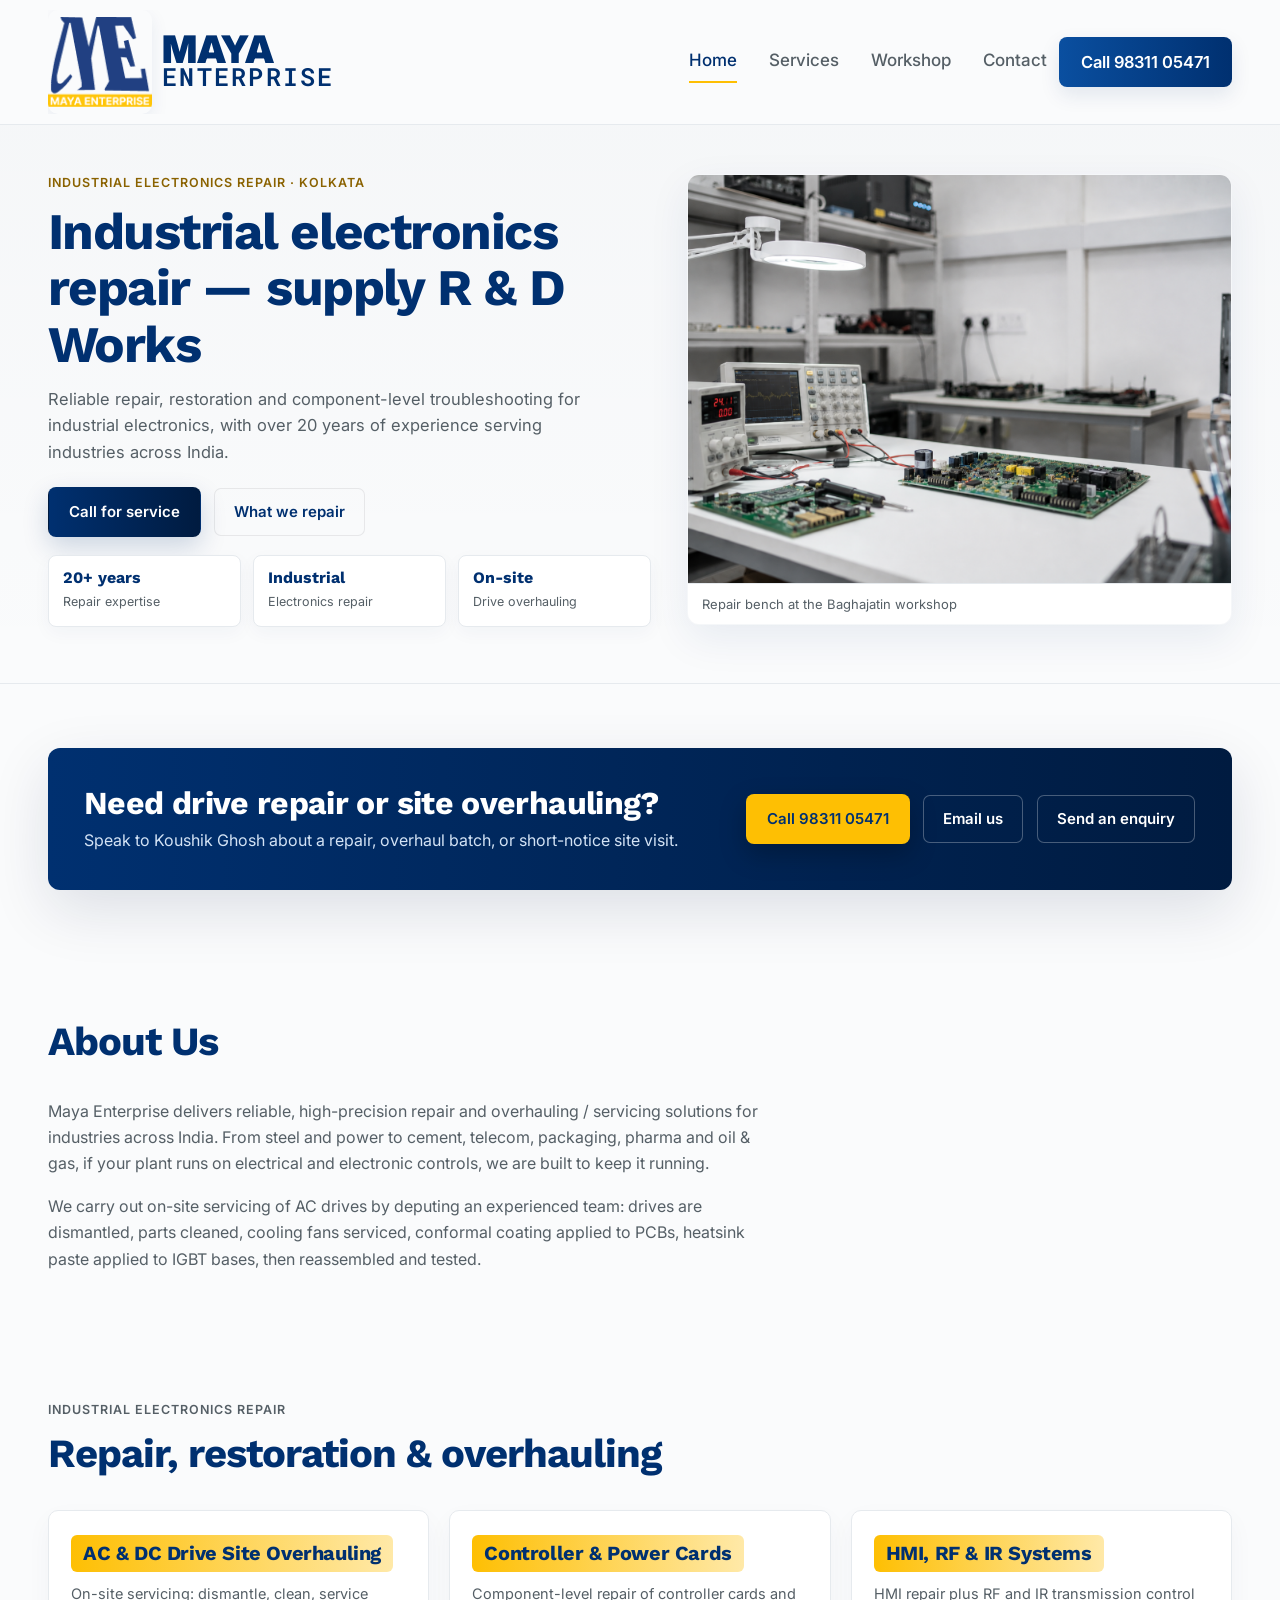
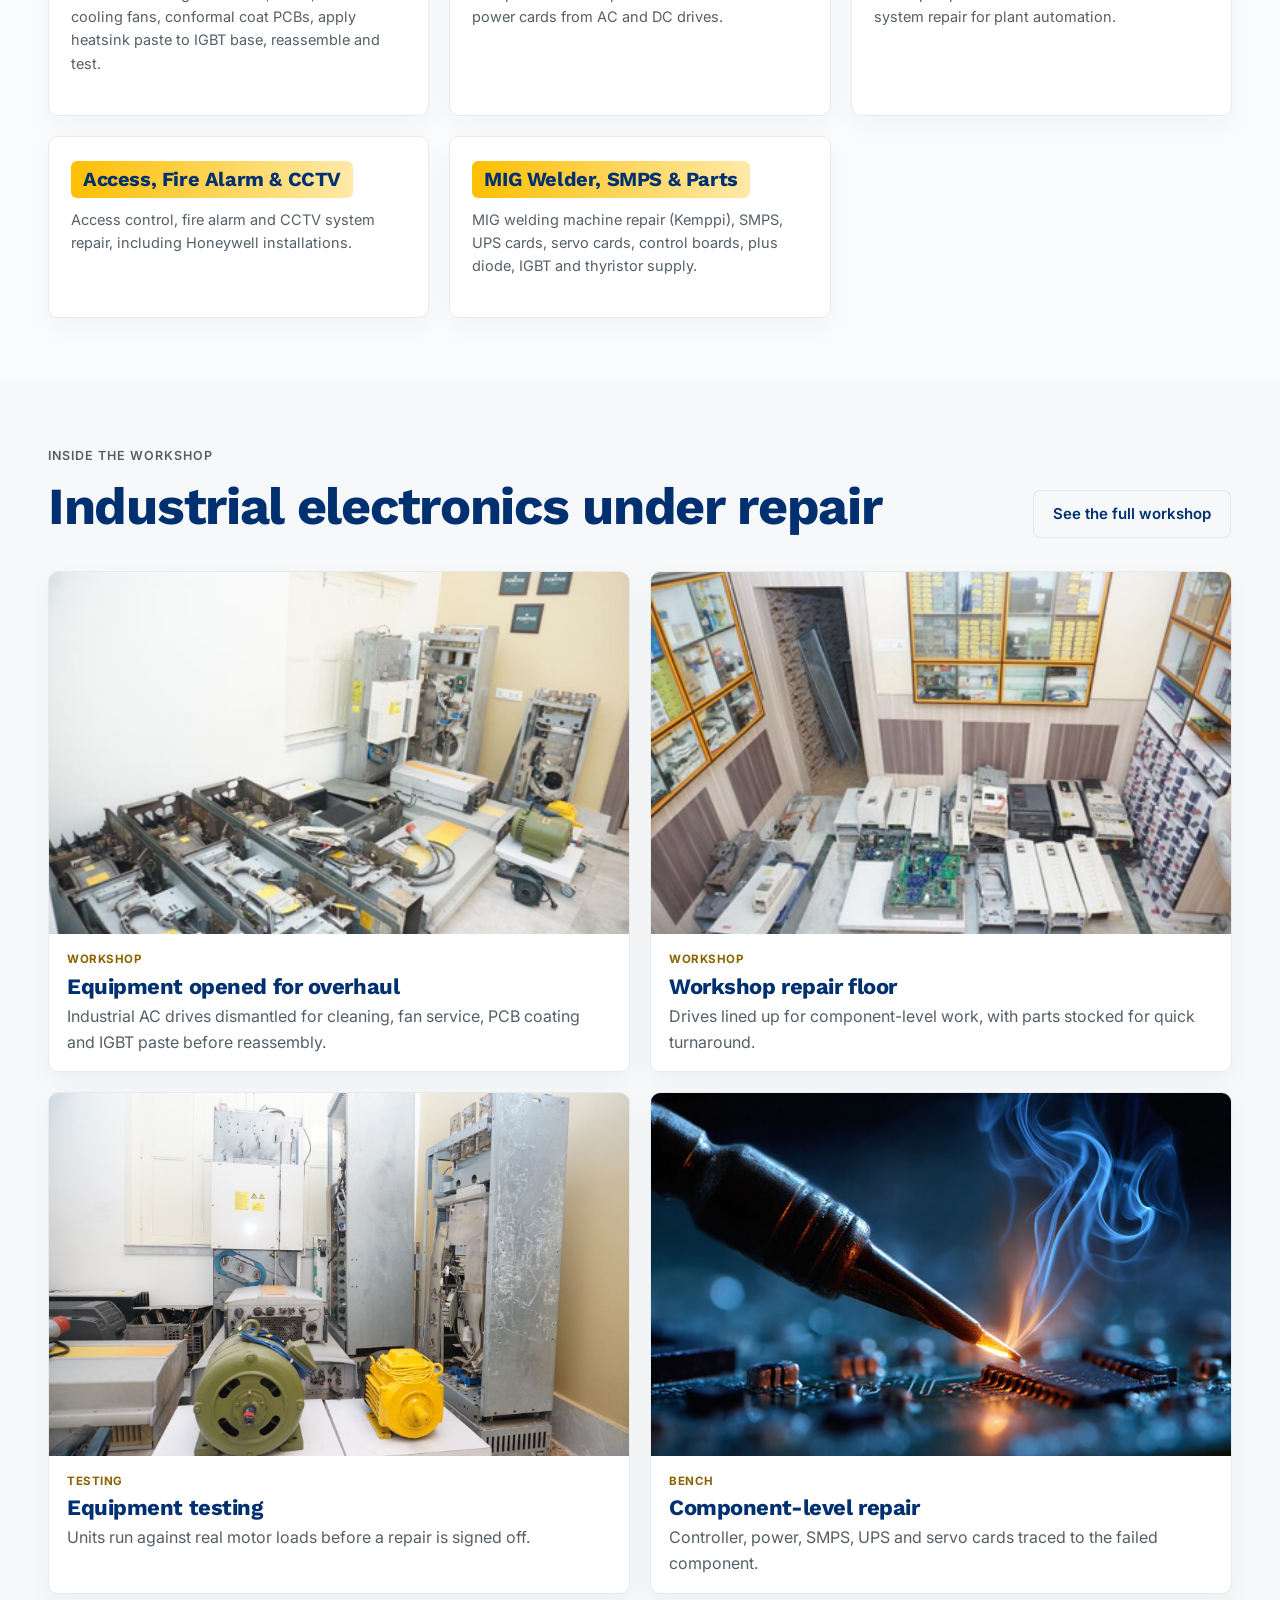
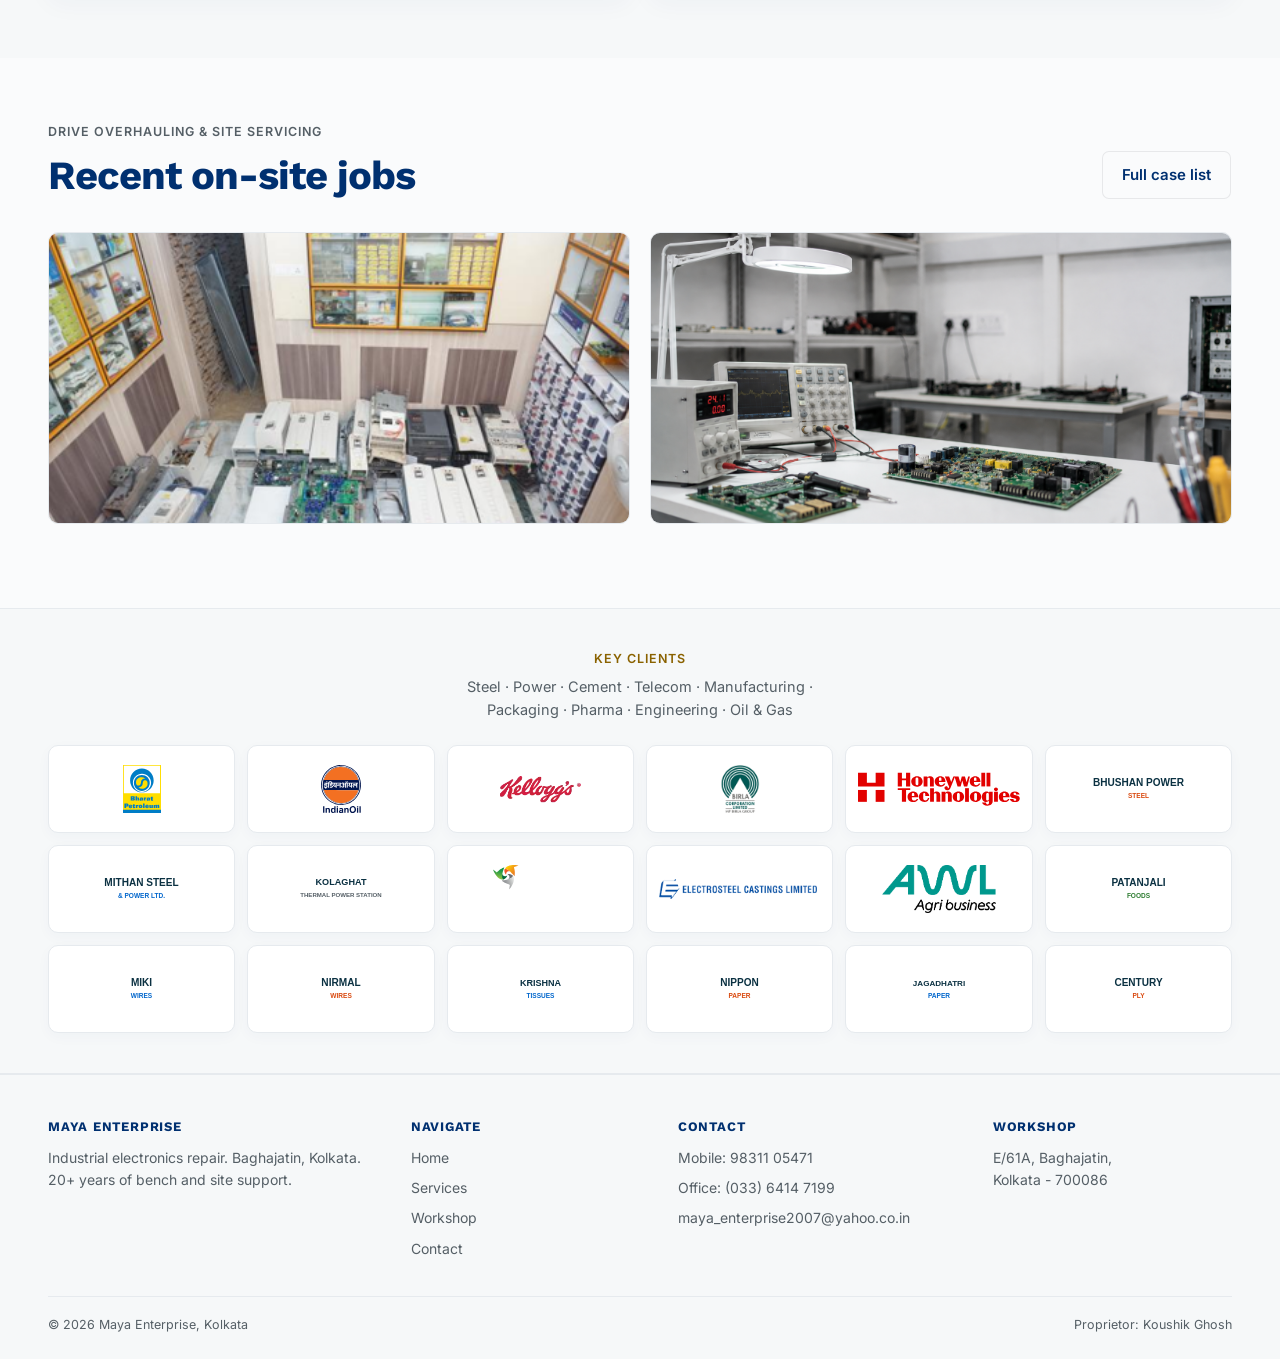
<file: index.html>
<!DOCTYPE html>
<html lang="en">
<head>
<meta charset="UTF-8">
<meta name="viewport" content="width=device-width, initial-scale=1.0">
<title>Maya Enterprise | Industrial Electronics Repair</title>
<meta name="description" content="Maya Enterprise, industrial electronics repair with 20+ years expertise. AC & DC drive repair, site overhauling and control card service across India.">
<link rel="preconnect" href="https://fonts.googleapis.com">
<link href="https://fonts.googleapis.com/css2?family=Work+Sans:wght@600;700&family=Inter:wght@400;500;600;900&family=Roboto+Mono:wght@600&display=swap" rel="stylesheet">
<link rel="stylesheet" href="assets/css/style.css">
</head>
<body>

<header class="site-header">
  <div class="wrap nav">
    <a href="index.html" class="brand">
      <span class="brand-mark"><img src="MAYA%20LOGO%20Vector.png" alt="Maya Enterprise logo"></span>
      <span class="brand-text"><span class="bt-maya">MAYA</span><span class="bt-ent">ENTERPRISE</span></span>
    </a>
    <nav class="nav-links">
      <a href="index.html" class="active">Home</a>
      <a href="services.html">Services</a>
      <a href="gallery.html">Workshop</a>
      <a href="contact.html">Contact</a>
    </nav>
    <div class="nav-actions">
      <a href="tel:+919831105471" class="nav-cta"><span class="cta-full">Call 98311 05471</span><span class="cta-short">Call</span></a>
      <button class="nav-toggle" type="button" aria-label="Toggle menu" aria-expanded="false">
        <span></span><span></span><span></span>
      </button>
    </div>
  </div>
</header>

<section class="hero">
  <div class="wrap hero-grid">
    <div class="hero-copy">
      <p class="eyebrow">Industrial Electronics Repair · Kolkata</p>
      <h1>Industrial electronics repair — supply R &amp; D Works</h1>
      <p class="lead">Reliable repair, restoration and component-level troubleshooting for industrial electronics, with over 20 years of experience serving industries across India.</p>
      <div class="btn-row">
        <a href="tel:+919831105471" class="btn btn-primary">Call for service</a>
        <a href="services.html" class="btn btn-outline">What we repair</a>
      </div>
      <div class="facts">
        <div class="fact"><b>20+ years</b><span>Repair expertise</span></div>
        <div class="fact"><b>Industrial</b><span>Electronics repair</span></div>
        <div class="fact"><b>On-site</b><span>Drive overhauling</span></div>
      </div>
    </div>
    <figure class="hero-photo">
      <img src="assets/img/repair-desk.png" alt="Repair bench with control cards under test at Maya Enterprise">
      <figcaption>Repair bench at the Baghajatin workshop</figcaption>
    </figure>
  </div>
</section>

<section>
  <div class="wrap">
    <div class="cta-banner">
      <div>
        <h3>Need drive repair or site overhauling?</h3>
        <p>Speak to Koushik Ghosh about a repair, overhaul batch, or short-notice site visit.</p>
      </div>
      <div class="btn-row">
        <a href="tel:+919831105471" class="btn btn-primary">Call 98311 05471</a>
        <a href="mailto:maya_enterprise2007@yahoo.co.in" class="btn btn-outline">Email us</a>
        <a href="contact.html" class="btn btn-outline">Send an enquiry</a>
      </div>
    </div>
  </div>
</section>

<section>
  <div class="wrap">
    <div class="section-head">
      <h2 class="about-title">About Us</h2>
    </div>
    <div class="about-intro">
      <p>Maya Enterprise delivers reliable, high-precision repair and overhauling / servicing solutions for industries across India. From steel and power to cement, telecom, packaging, pharma and oil &amp; gas, if your plant runs on electrical and electronic controls, we are built to keep it running.</p>
      <p>We carry out on-site servicing of AC drives by deputing an experienced team: drives are dismantled, parts cleaned, cooling fans serviced, conformal coating applied to PCBs, heatsink paste applied to IGBT bases, then reassembled and tested.</p>
    </div>
  </div>
</section>

<section>
  <div class="wrap">
    <div class="section-head">
      <div>
        <p class="eyebrow">Industrial electronics repair</p>
        <h2>Repair, restoration &amp; overhauling</h2>
      </div>
    </div>
    <div class="grid-3">
      <div class="card">
        <h3>AC &amp; DC Drive Site Overhauling</h3>
        <p>On-site servicing: dismantle, clean, service cooling fans, conformal coat PCBs, apply heatsink paste to IGBT base, reassemble and test.</p>
      </div>
      <div class="card">
        <h3>Controller &amp; Power Cards</h3>
        <p>Component-level repair of controller cards and power cards from AC and DC drives.</p>
      </div>
      <div class="card">
        <h3>HMI, RF &amp; IR Systems</h3>
        <p>HMI repair plus RF and IR transmission control system repair for plant automation.</p>
      </div>
      <div class="card">
        <h3>Access, Fire Alarm &amp; CCTV</h3>
        <p>Access control, fire alarm and CCTV system repair, including Honeywell installations.</p>
      </div>
      <div class="card">
        <h3>MIG Welder, SMPS &amp; Parts</h3>
        <p>MIG welding machine repair (Kemppi), SMPS, UPS cards, servo cards, control boards, plus diode, IGBT and thyristor supply.</p>
      </div>
    </div>
  </div>
</section>

<section class="section-soft workshop-section">
  <div class="wrap">
    <div class="section-head">
      <div>
        <p class="eyebrow">Inside the Workshop</p>
        <h2>Industrial electronics under repair</h2>
      </div>
      <a href="gallery.html" class="btn btn-outline">See the full workshop</a>
    </div>
    <div class="grid-2">
      <div class="photo-panel">
        <img src="assets/img/ac-drives-floor.png" alt="Multiple AC drives opened for repair on the workshop floor" loading="lazy">
        <div class="photo-cap">
          <span class="cap-id">Workshop</span>
          <h4>Equipment opened for overhaul</h4>
          <p>Industrial AC drives dismantled for cleaning, fan service, PCB coating and IGBT paste before reassembly.</p>
        </div>
      </div>
      <div class="photo-panel">
        <img src="assets/img/ac-drives-workshop.png" alt="Workshop floor with AC drives under repair and parts cabinets" loading="lazy">
        <div class="photo-cap">
          <span class="cap-id">Workshop</span>
          <h4>Workshop repair floor</h4>
          <p>Drives lined up for component-level work, with parts stocked for quick turnaround.</p>
        </div>
      </div>
      <div class="photo-panel">
        <img src="assets/img/drive-unit.jpg" alt="AC drives and motors on the workshop test floor" loading="lazy">
        <div class="photo-cap">
          <span class="cap-id">Testing</span>
          <h4>Equipment testing</h4>
          <p>Units run against real motor loads before a repair is signed off.</p>
        </div>
      </div>
      <div class="photo-panel">
        <img src="assets/img/electronics-repair.jpg" alt="Component-level soldering on a control card" loading="lazy">
        <div class="photo-cap">
          <span class="cap-id">Bench</span>
          <h4>Component-level repair</h4>
          <p>Controller, power, SMPS, UPS and servo cards traced to the failed component.</p>
        </div>
      </div>
    </div>
  </div>
</section>

<section>
  <div class="wrap">
    <div class="section-head">
      <div>
        <p class="eyebrow">Drive overhauling &amp; site servicing</p>
        <h2>Recent on-site jobs</h2>
      </div>
      <a href="services.html#case-studies" class="btn btn-outline">Full case list</a>
    </div>
    <div class="case-photo-grid">
      <div class="case-photo"><img src="assets/img/ac-drives-workshop.png" alt="Industrial equipment being repaired inside the Maya Enterprise workshop" loading="lazy"></div>
      <div class="case-photo"><img src="assets/img/repair-desk.png" alt="Control cards being tested during an on-site repair job" loading="lazy"></div>
    </div>
  </div>
</section>

<div class="client-strip">
  <div class="wrap">
    <div class="client-head">
      <p class="eyebrow">Key Clients</p>
      <p class="client-sub">Steel · Power · Cement · Telecom · Manufacturing · Packaging · Pharma · Engineering · Oil &amp; Gas</p>
    </div>
    <ul class="client-logos">
      <li><img src="assets/img/clients/bpcl.svg" alt="BPCL" loading="lazy"></li>
      <li><img src="assets/img/clients/iocl.svg" alt="IOCL" loading="lazy"></li>
      <li><img src="assets/img/clients/tata-tele.webp" alt="Tata Teleservices" loading="lazy"></li>
      <li><img src="assets/img/clients/birla.png" alt="Birla Corporation Ltd." loading="lazy"></li>
      <li><img src="assets/img/clients/honeywell.svg" alt="Honeywell" loading="lazy"></li>
      <li><img src="assets/img/clients/bhushan.svg" alt="Bhushan Power &amp; Steel" loading="lazy"></li>
      <li><img src="assets/img/clients/mithan.svg" alt="Mithan Steel &amp; Power Ltd." loading="lazy"></li>
      <li><img src="assets/img/clients/kolaghat.svg" alt="Kolaghat Thermal Power Station" loading="lazy"></li>
      <li><img src="assets/img/clients/dalmia.svg" alt="Dalmia Cement (Bharat) Ltd." loading="lazy"></li>
      <li><img src="assets/img/clients/electrosteel.png" alt="Electrosteel Castings Ltd." loading="lazy"></li>
      <li><img src="assets/img/clients/adani-wilmar.png" alt="Adani Wilmar Ltd." loading="lazy"></li>
      <li><img src="assets/img/clients/patanjali.svg" alt="Patanjali Foods" loading="lazy"></li>
      <li><img src="assets/img/clients/miki-wires.svg" alt="Miki Wires" loading="lazy"></li>
      <li><img src="assets/img/clients/nirmal-wires.svg" alt="Nirmal Wires" loading="lazy"></li>
      <li><img src="assets/img/clients/krishna-tissues.svg" alt="Krishna Tissues" loading="lazy"></li>
      <li><img src="assets/img/clients/nippon-paper.svg" alt="Nippon Paper" loading="lazy"></li>
      <li><img src="assets/img/clients/jagadhatri-paper.svg" alt="Jagadhatri Paper" loading="lazy"></li>
      <li><img src="assets/img/clients/century-ply.svg" alt="Century Ply" loading="lazy"></li>
    </ul>
  </div>
</div>

<footer>
  <div class="wrap">
    <div class="footer-grid">
      <div>
        <h5>Maya Enterprise</h5>
        <p>Industrial electronics repair. Baghajatin, Kolkata. 20+ years of bench and site support.</p>
      </div>
      <div>
        <h5>Navigate</h5>
        <ul>
          <li><a href="index.html">Home</a></li>
          <li><a href="services.html">Services</a></li>
          <li><a href="gallery.html">Workshop</a></li>
          <li><a href="contact.html">Contact</a></li>
        </ul>
      </div>
      <div>
        <h5>Contact</h5>
        <ul>
          <li><a href="tel:+919831105471">Mobile: 98311 05471</a></li>
          <li><a href="tel:+913364147199">Office: (033) 6414 7199</a></li>
          <li><a href="mailto:maya_enterprise2007@yahoo.co.in">maya_enterprise2007@yahoo.co.in</a></li>
        </ul>
      </div>
      <div>
        <h5>Workshop</h5>
        <p>E/61A, Baghajatin,<br>Kolkata - 700086</p>
      </div>
    </div>
    <div class="footer-bottom">
      <span>&copy; 2026 Maya Enterprise, Kolkata</span>
      <span>Proprietor: Koushik Ghosh</span>
    </div>
  </div>
</footer>

<script src="assets/js/main.js"></script>
</body>
</html>
</file>
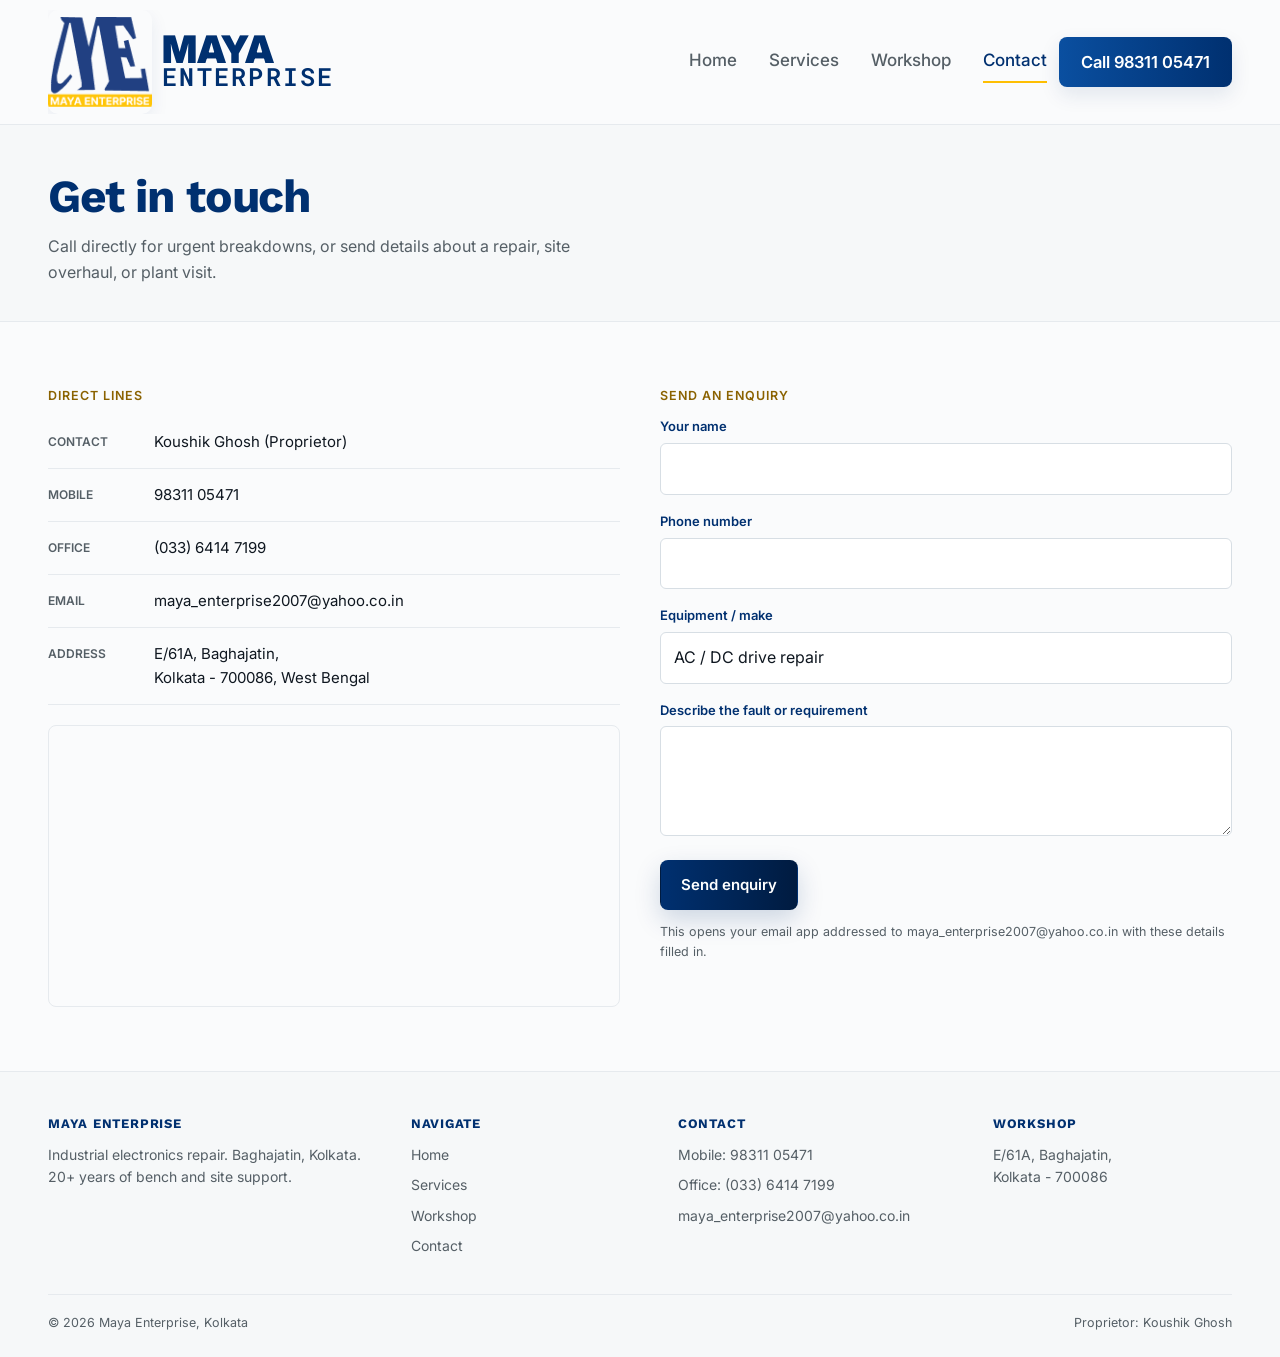
<file: contact.html>
<!DOCTYPE html>
<html lang="en">
<head>
<meta charset="UTF-8">
<meta name="viewport" content="width=device-width, initial-scale=1.0">
<title>Contact | Maya Enterprise</title>
<meta name="description" content="Contact Maya Enterprise for VFD and control card repair in Kolkata. Call 98311 05471 or visit E/61A, Baghajatin, Kolkata 700086.">
<link rel="preconnect" href="https://fonts.googleapis.com">
<link href="https://fonts.googleapis.com/css2?family=Work+Sans:wght@600;700&family=Inter:wght@400;500;600;900&family=Roboto+Mono:wght@600&display=swap" rel="stylesheet">
<link rel="stylesheet" href="assets/css/style.css">
</head>
<body>

<header class="site-header">
  <div class="wrap nav">
    <a href="index.html" class="brand">
      <span class="brand-mark"><img src="MAYA%20LOGO%20Vector.png" alt="Maya Enterprise logo"></span>
      <span class="brand-text"><span class="bt-maya">MAYA</span><span class="bt-ent">ENTERPRISE</span></span>
    </a>
    <nav class="nav-links">
      <a href="index.html">Home</a>
      <a href="services.html">Services</a>
      <a href="gallery.html">Workshop</a>
      <a href="contact.html" class="active">Contact</a>
    </nav>
    <div class="nav-actions">
      <a href="tel:+919831105471" class="nav-cta"><span class="cta-full">Call 98311 05471</span><span class="cta-short">Call</span></a>
      <button class="nav-toggle" type="button" aria-label="Toggle menu" aria-expanded="false">
        <span></span><span></span><span></span>
      </button>
    </div>
  </div>
</header>

<div class="page-header">
  <div class="wrap">
    <h1>Get in touch</h1>
    <p>Call directly for urgent breakdowns, or send details about a repair, site overhaul, or plant visit.</p>
  </div>
</div>

<section>
  <div class="wrap contact-grid">
    <div>
      <p class="eyebrow">Direct lines</p>
      <div class="info-line"><span class="k">Contact</span><span class="v">Koushik Ghosh (Proprietor)</span></div>
      <div class="info-line"><span class="k">Mobile</span><span class="v"><a href="tel:+919831105471">98311 05471</a></span></div>
      <div class="info-line"><span class="k">Office</span><span class="v"><a href="tel:+913364147199">(033) 6414 7199</a></span></div>
      <div class="info-line"><span class="k">Email</span><span class="v"><a href="mailto:maya_enterprise2007@yahoo.co.in">maya_enterprise2007@yahoo.co.in</a></span></div>
      <div class="info-line"><span class="k">Address</span><span class="v">E/61A, Baghajatin,<br>Kolkata - 700086, West Bengal</span></div>
      <div class="map-strip">
        <iframe
          src="https://www.google.com/maps?q=E%2F61A%2C+Baghajatin%2C+Kolkata+700086&output=embed"
          loading="lazy"
          referrerpolicy="no-referrer-when-downgrade"
          title="Map location of Maya Enterprise, Baghajatin, Kolkata">
        </iframe>
      </div>
    </div>

    <div>
      <p class="eyebrow">Send an enquiry</p>
      <form id="contactForm">
        <div class="field">
          <label for="cf-name">Your name</label>
          <input type="text" id="cf-name" name="name" required>
        </div>
        <div class="field">
          <label for="cf-phone">Phone number</label>
          <input type="tel" id="cf-phone" name="phone" required>
        </div>
        <div class="field">
          <label for="cf-equip">Equipment / make</label>
          <select id="cf-equip" name="equipment">
            <option value="AC / DC drive repair">AC / DC drive repair</option>
            <option value="AC / DC drive site overhauling">AC / DC drive site overhauling</option>
            <option value="Controller / power card">Controller / power card</option>
            <option value="HMI / RF / IR system">HMI / RF / IR system</option>
            <option value="Access control / fire alarm / CCTV">Access control / fire alarm / CCTV</option>
            <option value="MIG welder (Kemppi)">MIG welder (Kemppi)</option>
            <option value="SMPS / UPS / servo card">SMPS / UPS / servo card</option>
            <option value="Parts supply (diode / IGBT / thyristor)">Parts supply (diode / IGBT / thyristor)</option>
            <option value="Other">Other</option>
          </select>
        </div>
        <div class="field">
          <label for="cf-message">Describe the fault or requirement</label>
          <textarea id="cf-message" name="message" required></textarea>
        </div>
        <button type="submit" class="btn btn-primary">Send enquiry</button>
        <p class="form-note">This opens your email app addressed to maya_enterprise2007@yahoo.co.in with these details filled in.</p>
        <p id="formStatus"></p>
      </form>
    </div>
  </div>
</section>

<footer>
  <div class="wrap">
    <div class="footer-grid">
      <div>
        <h5>Maya Enterprise</h5>
        <p>Industrial electronics repair. Baghajatin, Kolkata. 20+ years of bench and site support.</p>
      </div>
      <div>
        <h5>Navigate</h5>
        <ul>
          <li><a href="index.html">Home</a></li>
          <li><a href="services.html">Services</a></li>
          <li><a href="gallery.html">Workshop</a></li>
          <li><a href="contact.html">Contact</a></li>
        </ul>
      </div>
      <div>
        <h5>Contact</h5>
        <ul>
          <li><a href="tel:+919831105471">Mobile: 98311 05471</a></li>
          <li><a href="tel:+913364147199">Office: (033) 6414 7199</a></li>
          <li><a href="mailto:maya_enterprise2007@yahoo.co.in">maya_enterprise2007@yahoo.co.in</a></li>
        </ul>
      </div>
      <div>
        <h5>Workshop</h5>
        <p>E/61A, Baghajatin,<br>Kolkata - 700086</p>
      </div>
    </div>
    <div class="footer-bottom">
      <span>&copy; 2026 Maya Enterprise, Kolkata</span>
      <span>Proprietor: Koushik Ghosh</span>
    </div>
  </div>
</footer>

<script src="assets/js/main.js"></script>
</body>
</html>
</file>
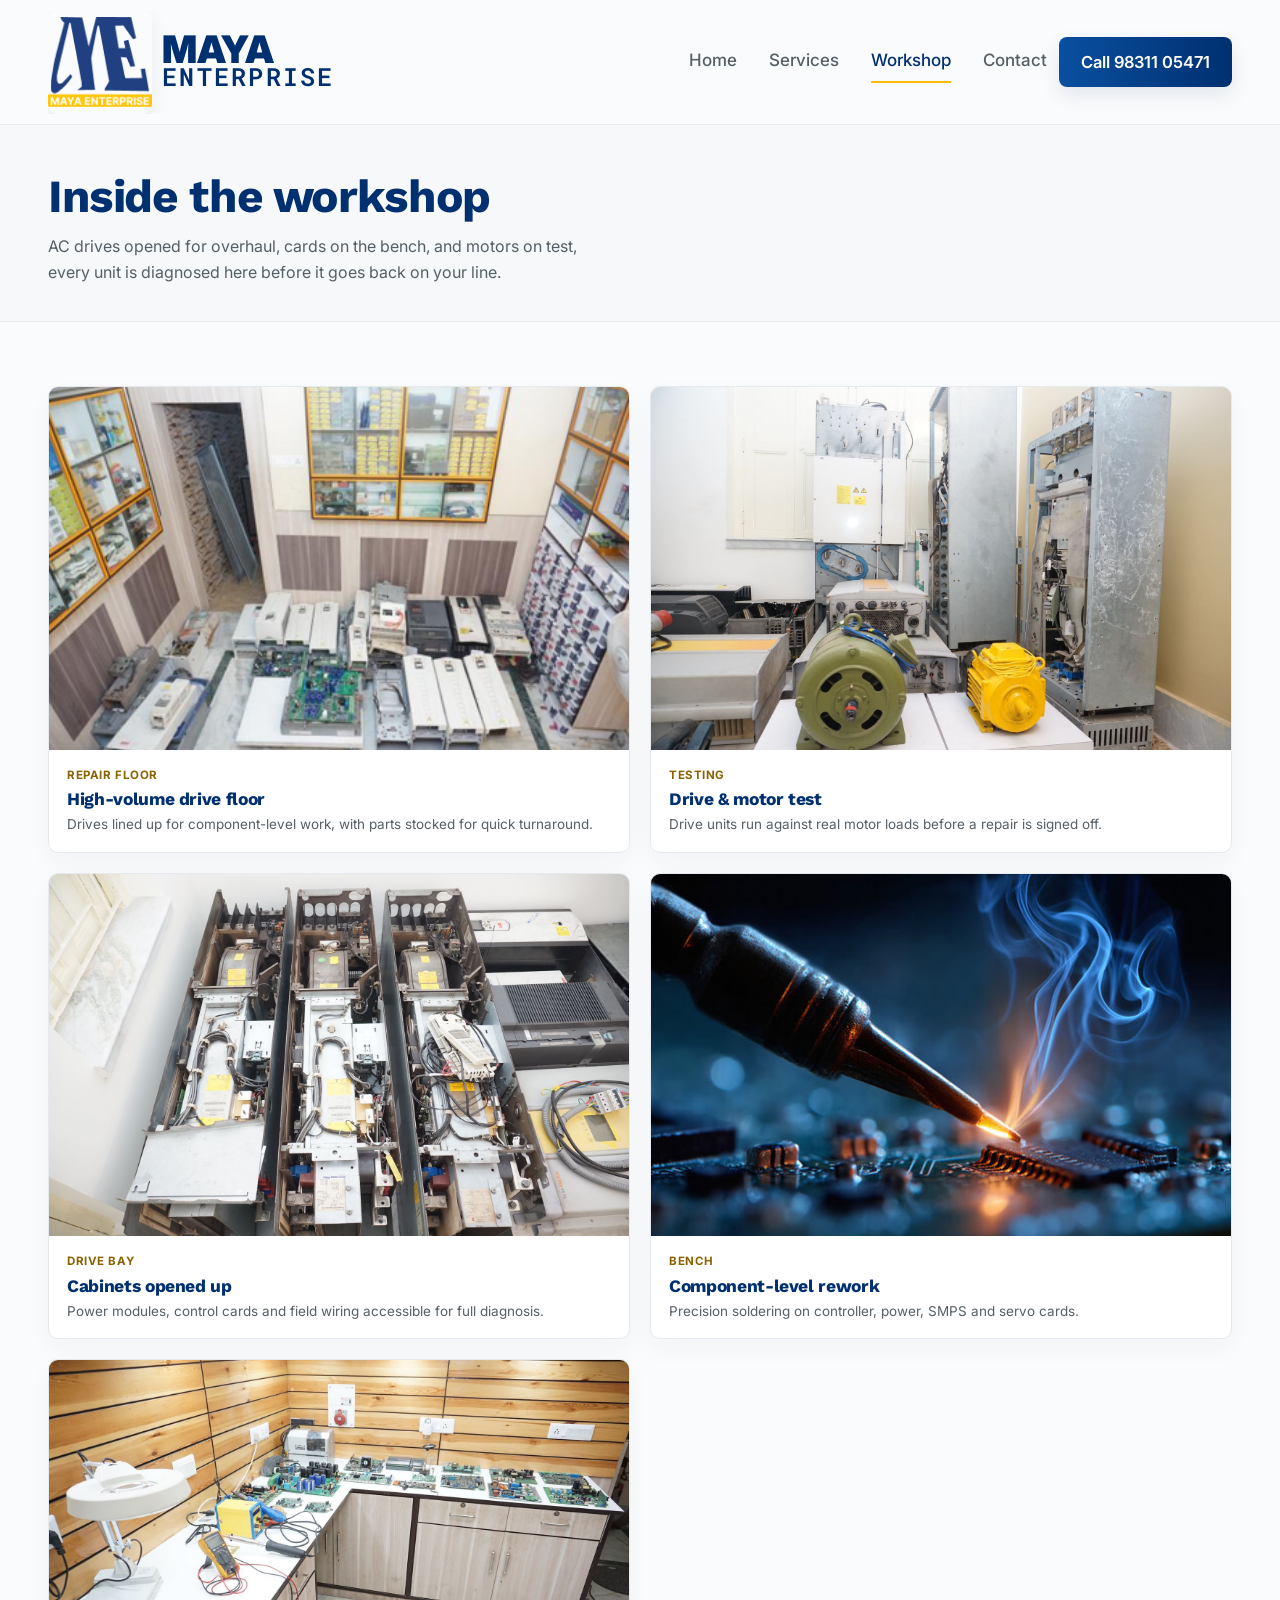
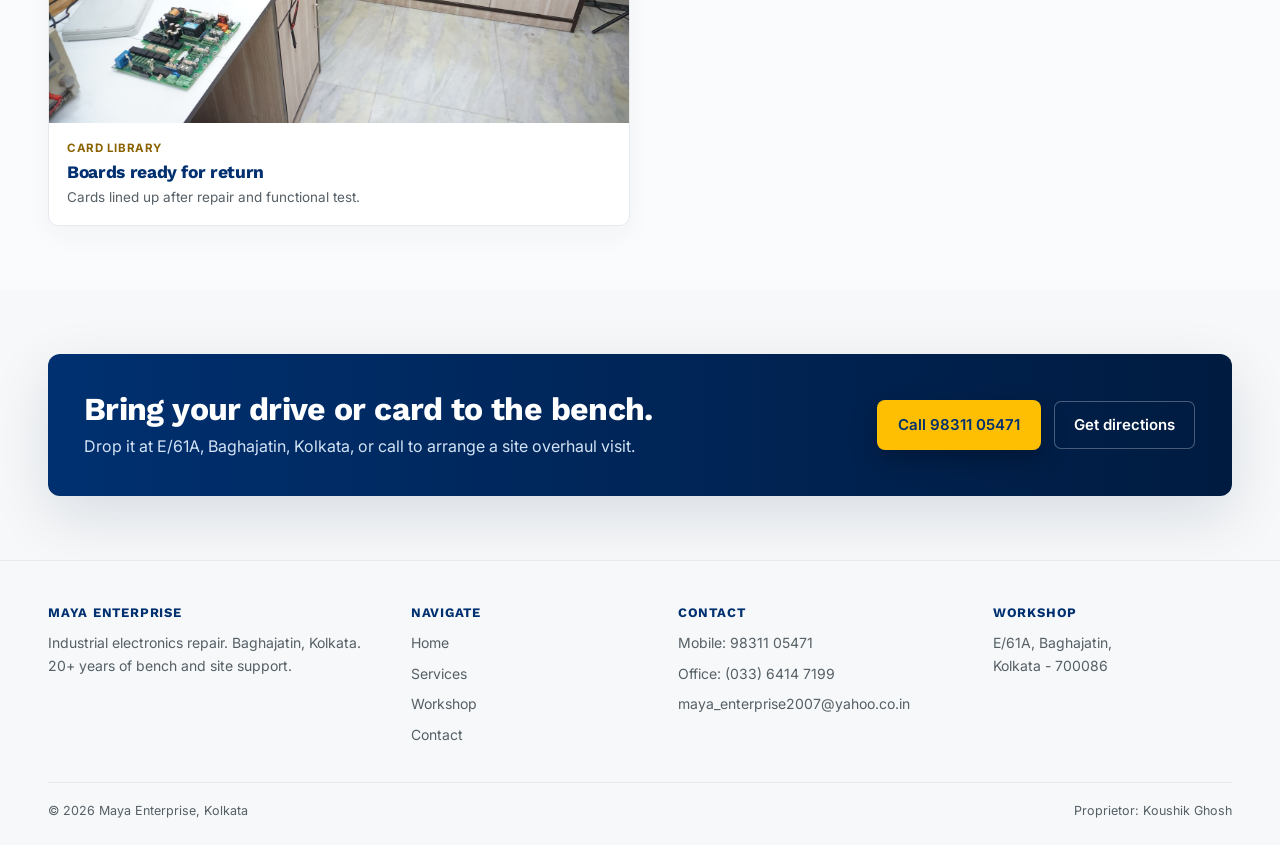
<file: gallery.html>
<!DOCTYPE html>
<html lang="en">
<head>
<meta charset="UTF-8">
<meta name="viewport" content="width=device-width, initial-scale=1.0">
<title>Workshop | Maya Enterprise</title>
<meta name="description" content="Inside the Maya Enterprise workshop, AC drives under repair, component-level benches and motor test setups in Kolkata.">
<link rel="preconnect" href="https://fonts.googleapis.com">
<link href="https://fonts.googleapis.com/css2?family=Work+Sans:wght@600;700&family=Inter:wght@400;500;600;900&family=Roboto+Mono:wght@600&display=swap" rel="stylesheet">
<link rel="stylesheet" href="assets/css/style.css">
</head>
<body>

<header class="site-header">
  <div class="wrap nav">
    <a href="index.html" class="brand">
      <span class="brand-mark"><img src="MAYA%20LOGO%20Vector.png" alt="Maya Enterprise logo"></span>
      <span class="brand-text"><span class="bt-maya">MAYA</span><span class="bt-ent">ENTERPRISE</span></span>
    </a>
    <nav class="nav-links">
      <a href="index.html">Home</a>
      <a href="services.html">Services</a>
      <a href="gallery.html" class="active">Workshop</a>
      <a href="contact.html">Contact</a>
    </nav>
    <div class="nav-actions">
      <a href="tel:+919831105471" class="nav-cta"><span class="cta-full">Call 98311 05471</span><span class="cta-short">Call</span></a>
      <button class="nav-toggle" type="button" aria-label="Toggle menu" aria-expanded="false">
        <span></span><span></span><span></span>
      </button>
    </div>
  </div>
</header>

<div class="page-header">
  <div class="wrap">
    <h1>Inside the workshop</h1>
    <p>AC drives opened for overhaul, cards on the bench, and motors on test, every unit is diagnosed here before it goes back on your line.</p>
  </div>
</div>

<section>
  <div class="wrap">
    <div class="grid-2">
      <div class="photo-panel">
        <img src="assets/img/ac-drives-workshop.png" alt="Workshop with many AC drives under repair and parts cabinets" loading="lazy">
        <div class="photo-cap">
          <span class="cap-id">Repair floor</span>
          <h4>High-volume drive floor</h4>
          <p>Drives lined up for component-level work, with parts stocked for quick turnaround.</p>
        </div>
      </div>
      <div class="photo-panel">
        <img src="assets/img/drive-unit.jpg" alt="AC drives and motors on the workshop test floor" loading="lazy">
        <div class="photo-cap">
          <span class="cap-id">Testing</span>
          <h4>Drive &amp; motor test</h4>
          <p>Drive units run against real motor loads before a repair is signed off.</p>
        </div>
      </div>
      <div class="photo-panel">
        <img src="assets/img/workbench.jpg" alt="Open AC drive cabinets showing internal modules under repair" loading="lazy">
        <div class="photo-cap">
          <span class="cap-id">Drive bay</span>
          <h4>Cabinets opened up</h4>
          <p>Power modules, control cards and field wiring accessible for full diagnosis.</p>
        </div>
      </div>
      <div class="photo-panel">
        <img src="assets/img/electronics-repair.jpg" alt="Soldering iron on a microchip during PCB repair" loading="lazy">
        <div class="photo-cap">
          <span class="cap-id">Bench</span>
          <h4>Component-level rework</h4>
          <p>Precision soldering on controller, power, SMPS and servo cards.</p>
        </div>
      </div>
      <div class="photo-panel">
        <img src="assets/img/lab-boards.jpg" alt="Repaired control and power boards ready for return" loading="lazy">
        <div class="photo-cap">
          <span class="cap-id">Card library</span>
          <h4>Boards ready for return</h4>
          <p>Cards lined up after repair and functional test.</p>
        </div>
      </div>
    </div>
  </div>
</section>

<section class="section-soft">
  <div class="wrap">
    <div class="cta-banner">
      <div>
        <h3>Bring your drive or card to the bench.</h3>
        <p>Drop it at E/61A, Baghajatin, Kolkata, or call to arrange a site overhaul visit.</p>
      </div>
      <div class="btn-row">
        <a href="tel:+919831105471" class="btn btn-primary">Call 98311 05471</a>
        <a href="contact.html" class="btn btn-outline">Get directions</a>
      </div>
    </div>
  </div>
</section>

<footer>
  <div class="wrap">
    <div class="footer-grid">
      <div>
        <h5>Maya Enterprise</h5>
        <p>Industrial electronics repair. Baghajatin, Kolkata. 20+ years of bench and site support.</p>
      </div>
      <div>
        <h5>Navigate</h5>
        <ul>
          <li><a href="index.html">Home</a></li>
          <li><a href="services.html">Services</a></li>
          <li><a href="gallery.html">Workshop</a></li>
          <li><a href="contact.html">Contact</a></li>
        </ul>
      </div>
      <div>
        <h5>Contact</h5>
        <ul>
          <li><a href="tel:+919831105471">Mobile: 98311 05471</a></li>
          <li><a href="tel:+913364147199">Office: (033) 6414 7199</a></li>
          <li><a href="mailto:maya_enterprise2007@yahoo.co.in">maya_enterprise2007@yahoo.co.in</a></li>
        </ul>
      </div>
      <div>
        <h5>Workshop</h5>
        <p>E/61A, Baghajatin,<br>Kolkata - 700086</p>
      </div>
    </div>
    <div class="footer-bottom">
      <span>&copy; 2026 Maya Enterprise, Kolkata</span>
      <span>Proprietor: Koushik Ghosh</span>
    </div>
  </div>
</footer>

<script src="assets/js/main.js"></script>
</body>
</html>
</file>
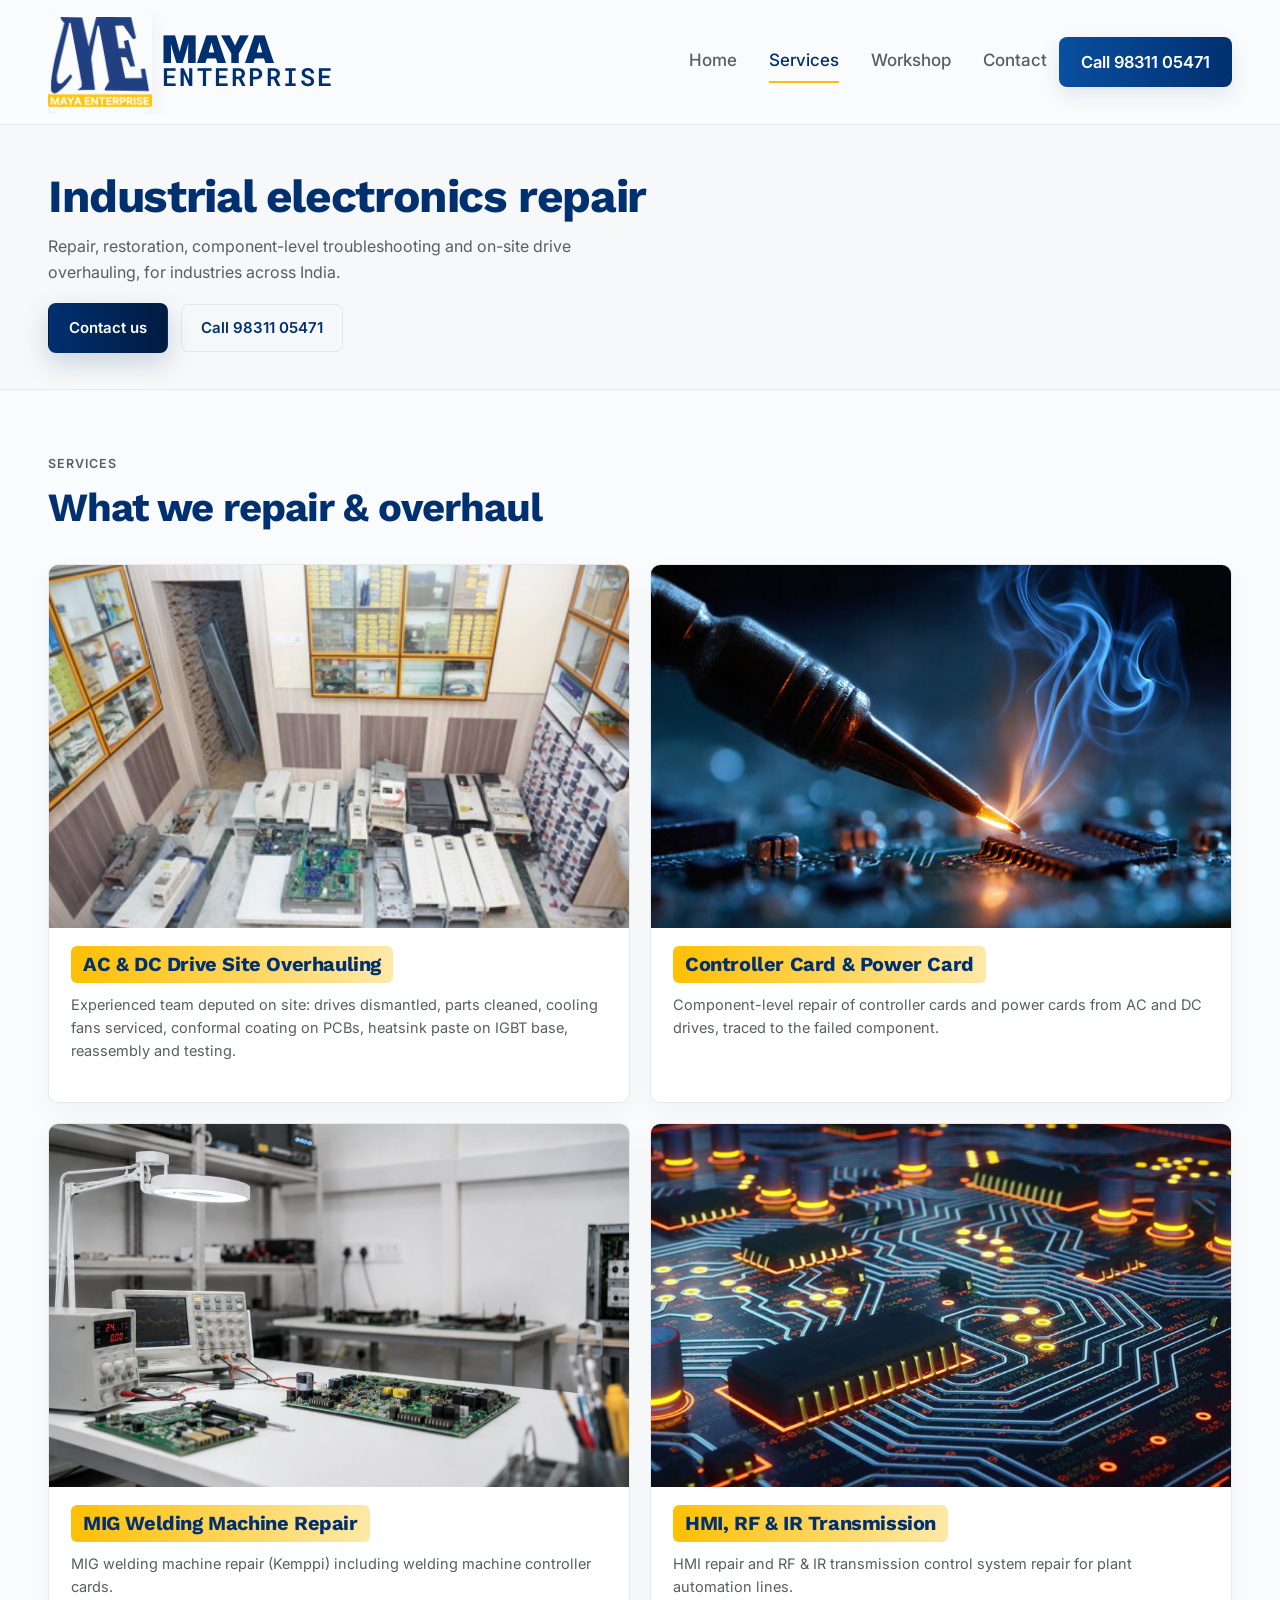
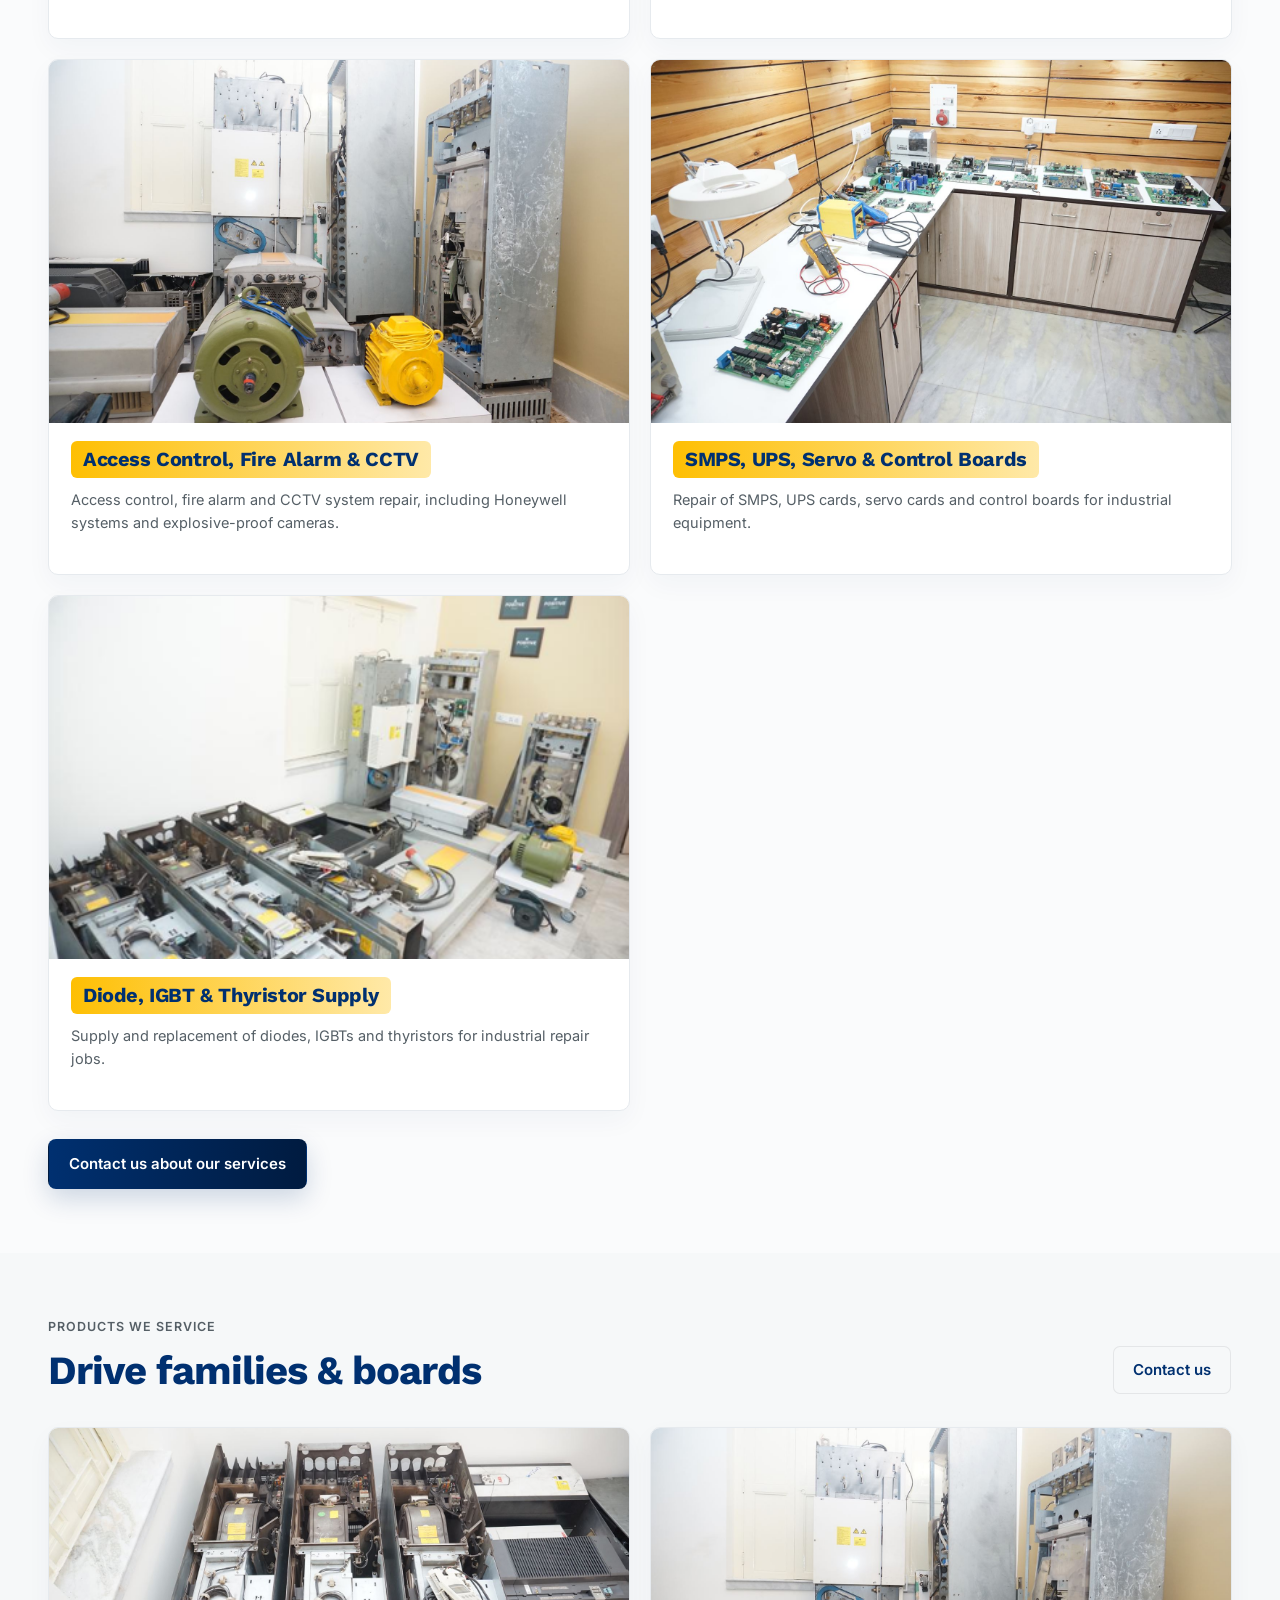
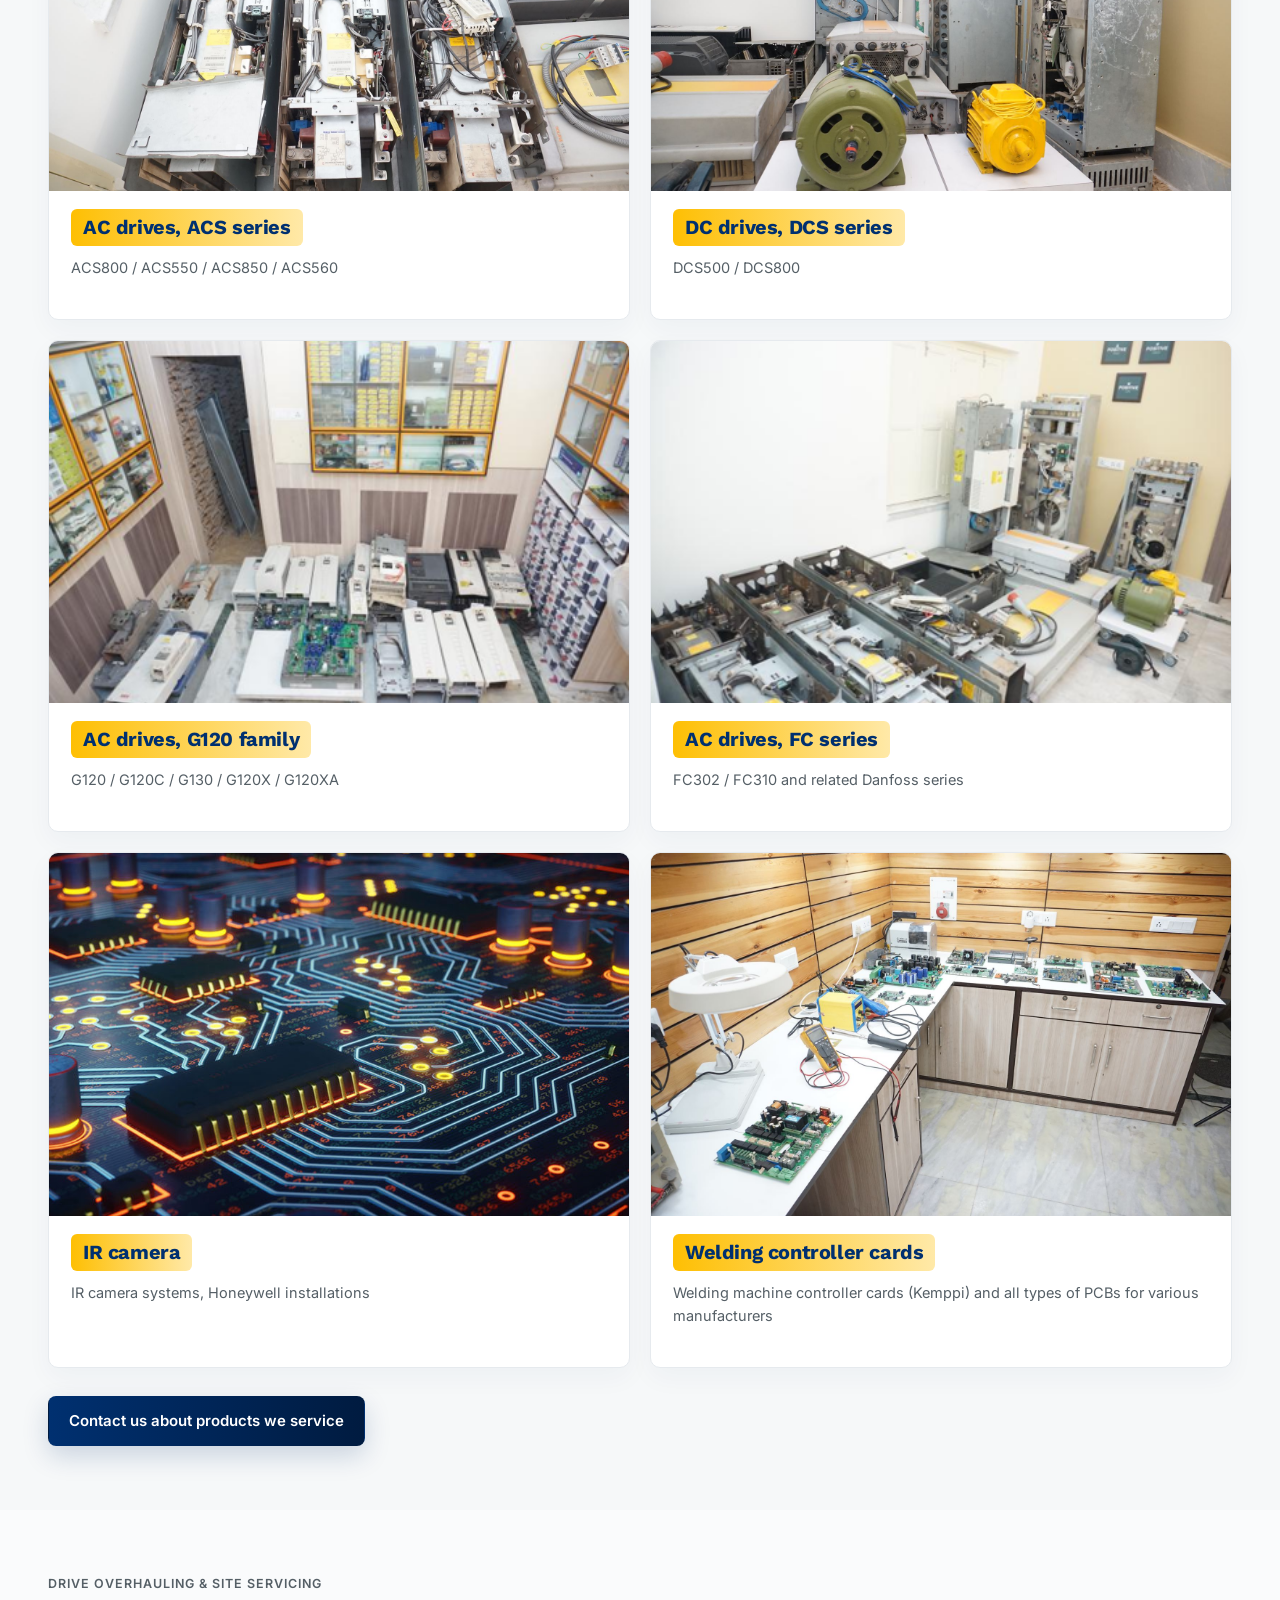
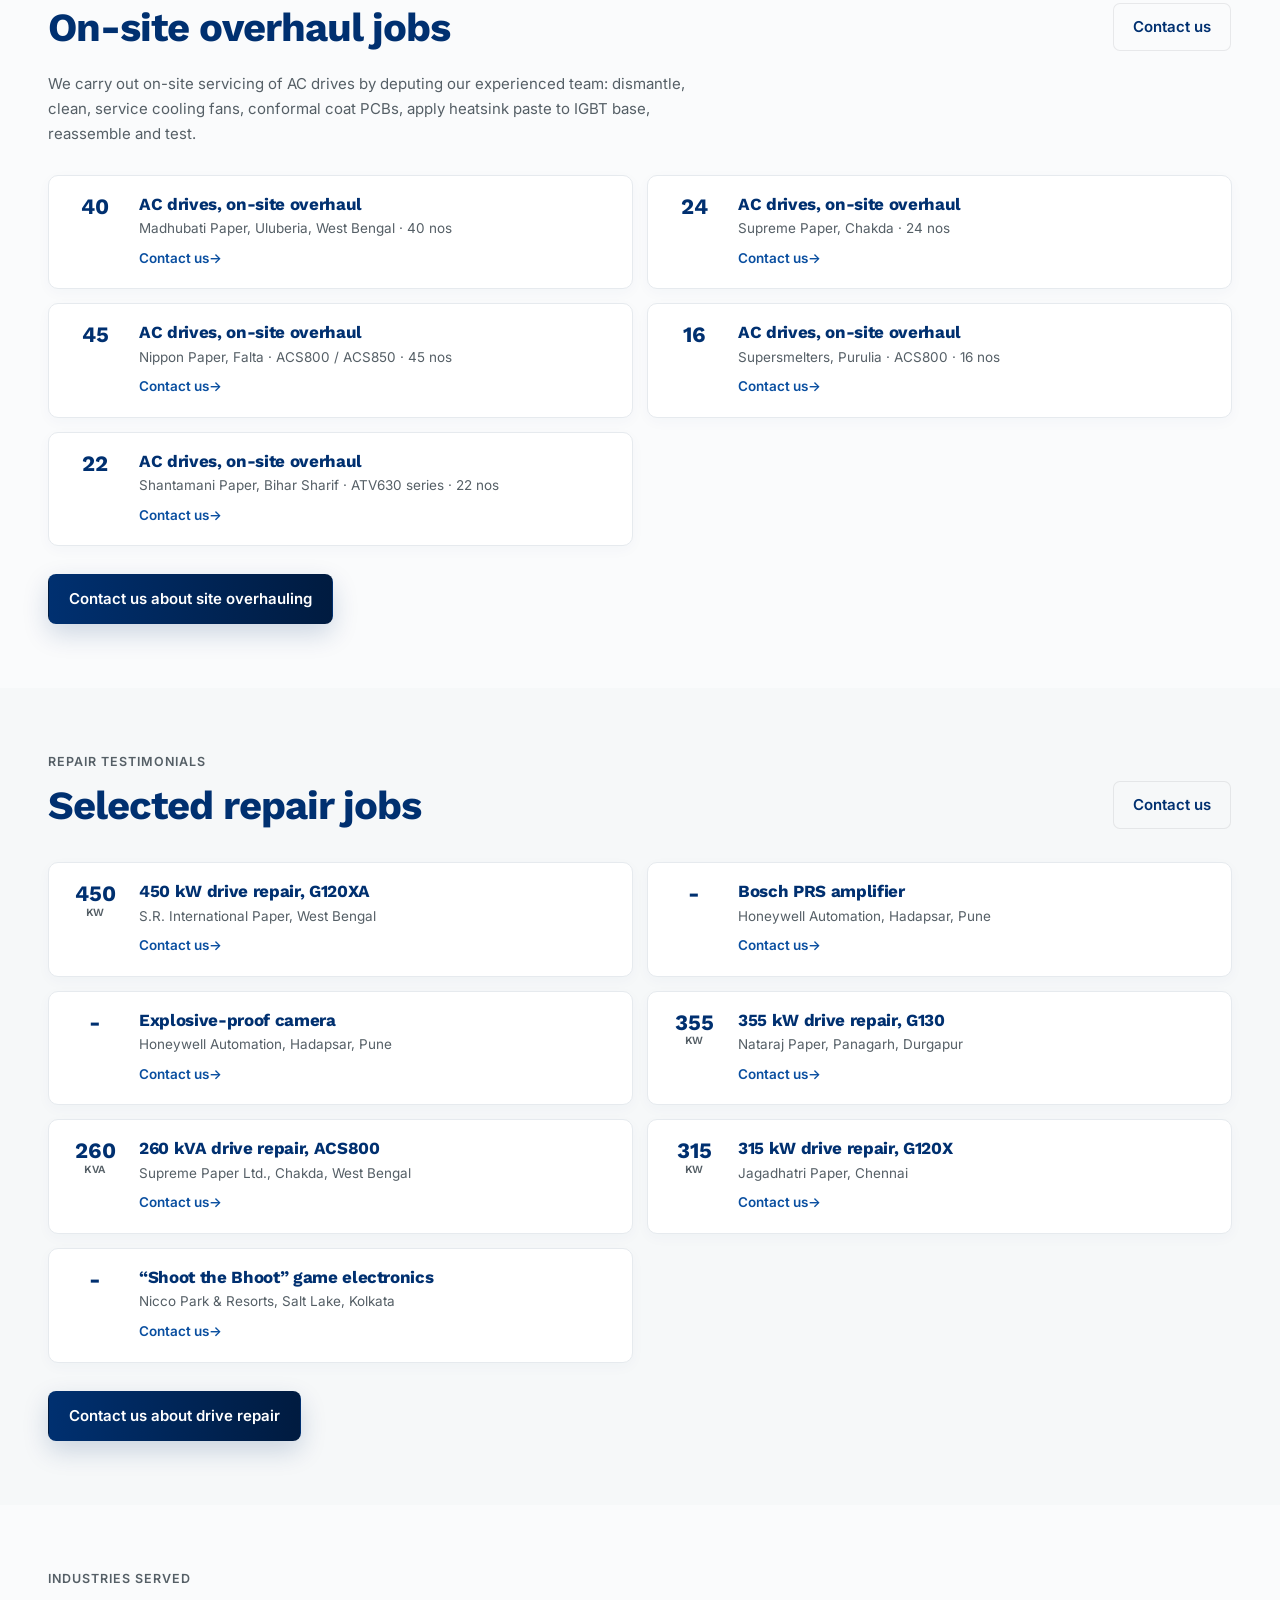
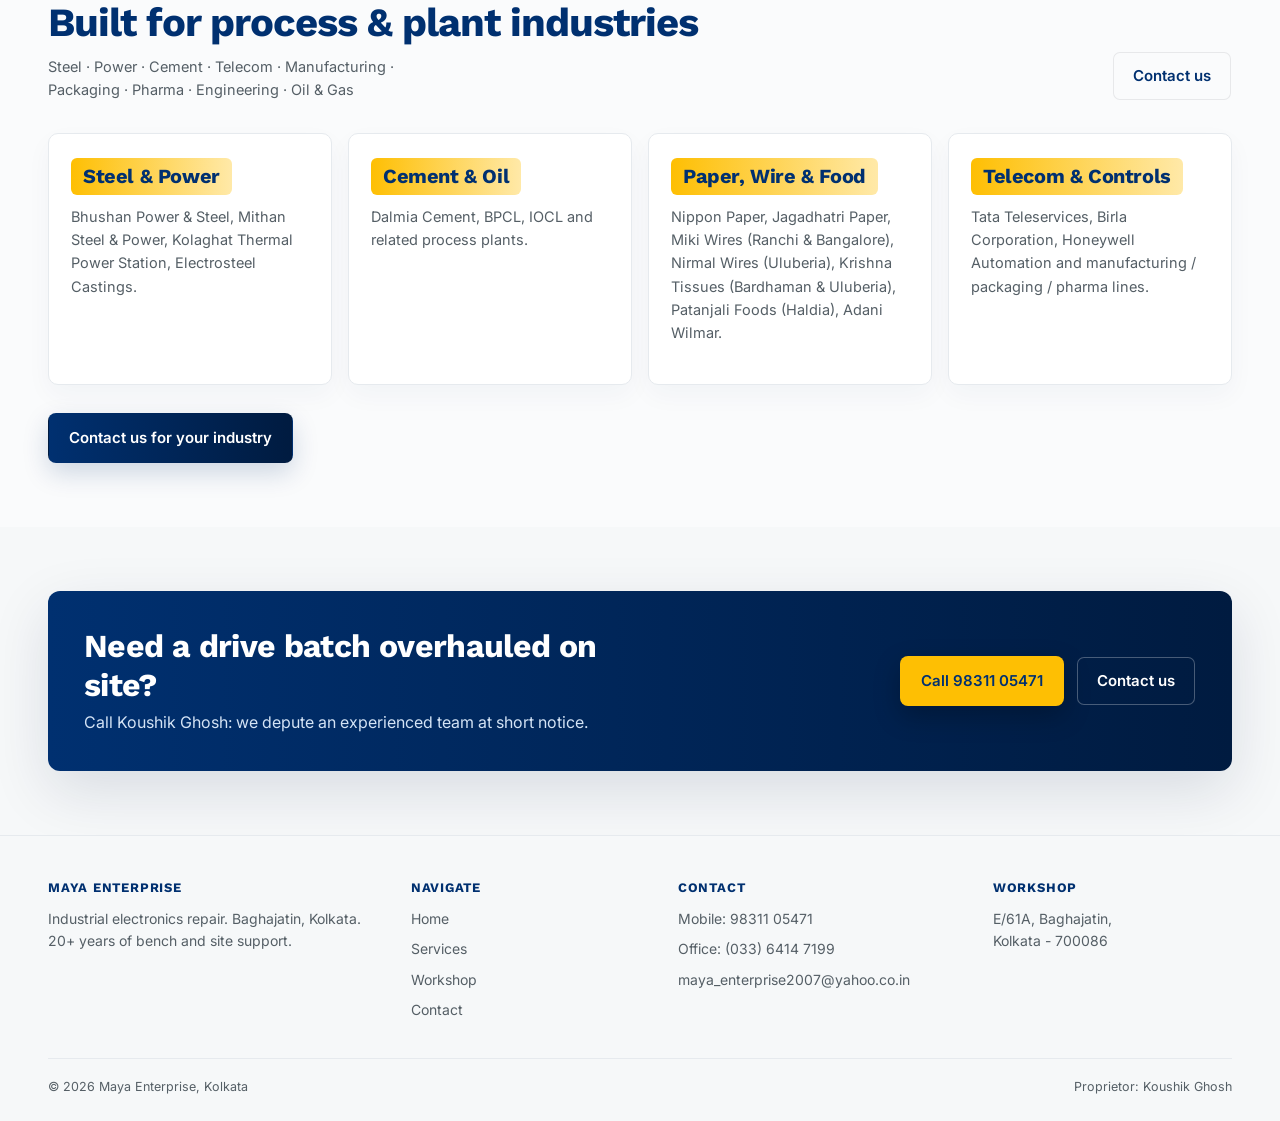
<file: services.html>
<!DOCTYPE html>
<html lang="en">
<head>
<meta charset="UTF-8">
<meta name="viewport" content="width=device-width, initial-scale=1.0">
<title>Services | Maya Enterprise</title>
<meta name="description" content="AC & DC drive repair, site overhauling, control cards, HMI, CCTV, Kemppi welder repair and industrial parts supply from Maya Enterprise, Kolkata.">
<link rel="preconnect" href="https://fonts.googleapis.com">
<link href="https://fonts.googleapis.com/css2?family=Work+Sans:wght@600;700&family=Inter:wght@400;500;600;900&family=Roboto+Mono:wght@600&display=swap" rel="stylesheet">
<link rel="stylesheet" href="assets/css/style.css">
</head>
<body>

<header class="site-header">
  <div class="wrap nav">
    <a href="index.html" class="brand">
      <span class="brand-mark"><img src="MAYA%20LOGO%20Vector.png" alt="Maya Enterprise logo"></span>
      <span class="brand-text"><span class="bt-maya">MAYA</span><span class="bt-ent">ENTERPRISE</span></span>
    </a>
    <nav class="nav-links">
      <a href="index.html">Home</a>
      <a href="services.html" class="active">Services</a>
      <a href="gallery.html">Workshop</a>
      <a href="contact.html">Contact</a>
    </nav>
    <div class="nav-actions">
      <a href="tel:+919831105471" class="nav-cta"><span class="cta-full">Call 98311 05471</span><span class="cta-short">Call</span></a>
      <button class="nav-toggle" type="button" aria-label="Toggle menu" aria-expanded="false">
        <span></span><span></span><span></span>
      </button>
    </div>
  </div>
</header>

<div class="page-header">
  <div class="wrap">
    <h1>Industrial electronics repair</h1>
    <p>Repair, restoration, component-level troubleshooting and on-site drive overhauling, for industries across India.</p>
    <div class="page-header-actions">
      <a href="contact.html" class="btn btn-primary">Contact us</a>
      <a href="tel:+919831105471" class="btn btn-outline">Call 98311 05471</a>
    </div>
  </div>
</div>

<section>
  <div class="wrap">
    <div class="section-head">
      <div>
        <p class="eyebrow">Services</p>
        <h2>What we repair &amp; overhaul</h2>
      </div>
    </div>
    <div class="grid-2">
      <div class="card has-media">
        <div class="card-media">
          <img src="assets/img/ac-drives-workshop.png" alt="AC drives lined up for on-site overhauling" loading="lazy">
        </div>
        <h3>AC &amp; DC Drive Site Overhauling</h3>
        <p>Experienced team deputed on site: drives dismantled, parts cleaned, cooling fans serviced, conformal coating on PCBs, heatsink paste on IGBT base, reassembly and testing.</p>
      </div>
      <div class="card has-media">
        <div class="card-media">
          <img src="assets/img/electronics-repair.jpg" alt="Component-level soldering on a drive control card" loading="lazy">
        </div>
        <h3>Controller Card &amp; Power Card</h3>
        <p>Component-level repair of controller cards and power cards from AC and DC drives, traced to the failed component.</p>
      </div>
      <div class="card has-media">
        <div class="card-media">
          <img src="assets/img/repair-desk.png" alt="Industrial control cards under repair on the workshop bench" loading="lazy">
        </div>
        <h3>MIG Welding Machine Repair</h3>
        <p>MIG welding machine repair (Kemppi) including welding machine controller cards.</p>
      </div>
      <div class="card has-media">
        <div class="card-media">
          <img src="assets/img/circuit-board.jpg" alt="Industrial control board for HMI and plant automation systems" loading="lazy">
        </div>
        <h3>HMI, RF &amp; IR Transmission</h3>
        <p>HMI repair and RF &amp; IR transmission control system repair for plant automation lines.</p>
      </div>
      <div class="card has-media">
        <div class="card-media">
          <img src="assets/img/drive-unit.jpg" alt="Industrial drive and plant electronics under test" loading="lazy">
        </div>
        <h3>Access Control, Fire Alarm &amp; CCTV</h3>
        <p>Access control, fire alarm and CCTV system repair, including Honeywell systems and explosive-proof cameras.</p>
      </div>
      <div class="card has-media">
        <div class="card-media">
          <img src="assets/img/lab-boards.jpg" alt="SMPS, UPS and servo control boards ready after repair" loading="lazy">
        </div>
        <h3>SMPS, UPS, Servo &amp; Control Boards</h3>
        <p>Repair of SMPS, UPS cards, servo cards and control boards for industrial equipment.</p>
      </div>
      <div class="card has-media">
        <div class="card-media">
          <img src="assets/img/ac-drives-floor.png" alt="Drive components and power modules in the workshop" loading="lazy">
        </div>
        <h3>Diode, IGBT &amp; Thyristor Supply</h3>
        <p>Supply and replacement of diodes, IGBTs and thyristors for industrial repair jobs.</p>
      </div>
    </div>
    <div class="section-cta">
      <a href="contact.html" class="btn btn-primary">Contact us about our services</a>
    </div>
  </div>
</section>

<section class="section-soft" id="products">
  <div class="wrap">
    <div class="section-head">
      <div>
        <p class="eyebrow">Products we service</p>
        <h2>Drive families &amp; boards</h2>
      </div>
      <a href="contact.html?service=drive-repair" class="btn btn-outline">Contact us</a>
    </div>
    <div class="grid-2">
      <div class="card has-media">
        <div class="card-media">
          <img src="assets/img/workbench.jpg" alt="ACS series AC drives opened for repair" loading="lazy">
        </div>
        <h3>AC drives, ACS series</h3>
        <p>ACS800 / ACS550 / ACS850 / ACS560</p>
      </div>
      <div class="card has-media">
        <div class="card-media">
          <img src="assets/img/drive-unit.jpg" alt="DC drive units and motors on the test floor" loading="lazy">
        </div>
        <h3>DC drives, DCS series</h3>
        <p>DCS500 / DCS800</p>
      </div>
      <div class="card has-media">
        <div class="card-media">
          <img src="assets/img/ac-drives-workshop.png" alt="G120 family AC drives under repair in the workshop" loading="lazy">
        </div>
        <h3>AC drives, G120 family</h3>
        <p>G120 / G120C / G130 / G120X / G120XA</p>
      </div>
      <div class="card has-media">
        <div class="card-media">
          <img src="assets/img/ac-drives-floor.png" alt="Industrial AC drives opened on the workshop floor" loading="lazy">
        </div>
        <h3>AC drives, FC series</h3>
        <p>FC302 / FC310 and related Danfoss series</p>
      </div>
      <div class="card has-media">
        <div class="card-media">
          <img src="assets/img/circuit-board.jpg" alt="Industrial control and imaging electronics board" loading="lazy">
        </div>
        <h3>IR camera</h3>
        <p>IR camera systems, Honeywell installations</p>
      </div>
      <div class="card has-media">
        <div class="card-media">
          <img src="assets/img/lab-boards.jpg" alt="Welding controller cards and PCBs after repair" loading="lazy">
        </div>
        <h3>Welding controller cards</h3>
        <p>Welding machine controller cards (Kemppi) and all types of PCBs for various manufacturers</p>
      </div>
    </div>
    <div class="section-cta">
      <a href="contact.html?service=drive-repair" class="btn btn-primary">Contact us about products we service</a>
    </div>
  </div>
</section>

<section id="case-studies">
  <div class="wrap">
    <div class="section-head">
      <div>
        <p class="eyebrow">Drive overhauling &amp; site servicing</p>
        <h2>On-site overhaul jobs</h2>
      </div>
      <a href="contact.html?service=drive-overhaul" class="btn btn-outline">Contact us</a>
    </div>
    <p class="section-note">We carry out on-site servicing of AC drives by deputing our experienced team: dismantle, clean, service cooling fans, conformal coat PCBs, apply heatsink paste to IGBT base, reassemble and test.</p>
    <div class="case-list">
      <a href="contact.html?service=drive-overhaul&amp;note=Enquiry+about+on-site+overhaul+at+Madhubati+Paper%2C+Uluberia" class="case-item">
        <span class="case-qty">40</span>
        <div>
          <h4>AC drives, on-site overhaul</h4>
          <p>Madhubati Paper, Uluberia, West Bengal · 40 nos</p>
          <span class="case-contact">Contact us</span>
        </div>
      </a>
      <a href="contact.html?service=drive-overhaul&amp;note=Enquiry+about+on-site+overhaul+at+Supreme+Paper%2C+Chakda" class="case-item">
        <span class="case-qty">24</span>
        <div>
          <h4>AC drives, on-site overhaul</h4>
          <p>Supreme Paper, Chakda · 24 nos</p>
          <span class="case-contact">Contact us</span>
        </div>
      </a>
      <a href="contact.html?service=drive-overhaul&amp;note=Enquiry+about+on-site+overhaul+at+Nippon+Paper%2C+Falta" class="case-item">
        <span class="case-qty">45</span>
        <div>
          <h4>AC drives, on-site overhaul</h4>
          <p>Nippon Paper, Falta · ACS800 / ACS850 · 45 nos</p>
          <span class="case-contact">Contact us</span>
        </div>
      </a>
      <a href="contact.html?service=drive-overhaul&amp;note=Enquiry+about+on-site+overhaul+at+Supersmelters%2C+Purulia" class="case-item">
        <span class="case-qty">16</span>
        <div>
          <h4>AC drives, on-site overhaul</h4>
          <p>Supersmelters, Purulia · ACS800 · 16 nos</p>
          <span class="case-contact">Contact us</span>
        </div>
      </a>
      <a href="contact.html?service=drive-overhaul&amp;note=Enquiry+about+on-site+overhaul+at+Shantamani+Paper%2C+Bihar+Sharif" class="case-item">
        <span class="case-qty">22</span>
        <div>
          <h4>AC drives, on-site overhaul</h4>
          <p>Shantamani Paper, Bihar Sharif · ATV630 series · 22 nos</p>
          <span class="case-contact">Contact us</span>
        </div>
      </a>
    </div>
    <div class="section-cta">
      <a href="contact.html?service=drive-overhaul" class="btn btn-primary">Contact us about site overhauling</a>
    </div>
  </div>
</section>

<section class="section-soft">
  <div class="wrap">
    <div class="section-head">
      <div>
        <p class="eyebrow">Repair testimonials</p>
        <h2>Selected repair jobs</h2>
      </div>
      <a href="contact.html?service=drive-repair" class="btn btn-outline">Contact us</a>
    </div>
    <div class="case-list">
      <a href="contact.html?service=drive-repair&amp;note=Enquiry+about+450+kW+drive+repair+%2C+G120XA" class="case-item">
        <span class="case-qty">450<br><small>kW</small></span>
        <div>
          <h4>450 kW drive repair, G120XA</h4>
          <p>S.R. International Paper, West Bengal</p>
          <span class="case-contact">Contact us</span>
        </div>
      </a>
      <a href="contact.html?service=access-cctv&amp;note=Enquiry+about+Bosch+PRS+amplifier+repair" class="case-item">
        <span class="case-qty">-</span>
        <div>
          <h4>Bosch PRS amplifier</h4>
          <p>Honeywell Automation, Hadapsar, Pune</p>
          <span class="case-contact">Contact us</span>
        </div>
      </a>
      <a href="contact.html?service=access-cctv&amp;note=Enquiry+about+explosive-proof+camera+repair" class="case-item">
        <span class="case-qty">-</span>
        <div>
          <h4>Explosive-proof camera</h4>
          <p>Honeywell Automation, Hadapsar, Pune</p>
          <span class="case-contact">Contact us</span>
        </div>
      </a>
      <a href="contact.html?service=drive-repair&amp;note=Enquiry+about+355+kW+drive+repair+%2C+G130" class="case-item">
        <span class="case-qty">355<br><small>kW</small></span>
        <div>
          <h4>355 kW drive repair, G130</h4>
          <p>Nataraj Paper, Panagarh, Durgapur</p>
          <span class="case-contact">Contact us</span>
        </div>
      </a>
      <a href="contact.html?service=drive-repair&amp;note=Enquiry+about+260+kVA+drive+repair+%2C+ACS800" class="case-item">
        <span class="case-qty">260<br><small>kVA</small></span>
        <div>
          <h4>260 kVA drive repair, ACS800</h4>
          <p>Supreme Paper Ltd., Chakda, West Bengal</p>
          <span class="case-contact">Contact us</span>
        </div>
      </a>
      <a href="contact.html?service=drive-repair&amp;note=Enquiry+about+315+kW+drive+repair+%2C+G120X" class="case-item">
        <span class="case-qty">315<br><small>kW</small></span>
        <div>
          <h4>315 kW drive repair, G120X</h4>
          <p>Jagadhatri Paper, Chennai</p>
          <span class="case-contact">Contact us</span>
        </div>
      </a>
      <a href="contact.html?service=other&amp;note=Enquiry+about+%22Shoot+the+Bhoot%22+game+electronics+repair" class="case-item">
        <span class="case-qty">-</span>
        <div>
          <h4>“Shoot the Bhoot” game electronics</h4>
          <p>Nicco Park &amp; Resorts, Salt Lake, Kolkata</p>
          <span class="case-contact">Contact us</span>
        </div>
      </a>
    </div>
    <div class="section-cta">
      <a href="contact.html?service=drive-repair" class="btn btn-primary">Contact us about drive repair</a>
    </div>
  </div>
</section>

<section>
  <div class="wrap">
    <div class="section-head">
      <div>
        <p class="eyebrow">Industries served</p>
        <h2>Built for process &amp; plant industries</h2>
        <p style="color:var(--muted); font-size:14.5px; margin-top:8px;">Steel · Power · Cement · Telecom · Manufacturing · Packaging · Pharma · Engineering · Oil &amp; Gas</p>
      </div>
      <a href="contact.html?service=other" class="btn btn-outline">Contact us</a>
    </div>
    <div class="grid-4">
      <div class="card">
        <h3>Steel &amp; Power</h3>
        <p>Bhushan Power &amp; Steel, Mithan Steel &amp; Power, Kolaghat Thermal Power Station, Electrosteel Castings.</p>
      </div>
      <div class="card">
        <h3>Cement &amp; Oil</h3>
        <p>Dalmia Cement, BPCL, IOCL and related process plants.</p>
      </div>
      <div class="card">
        <h3>Paper, Wire &amp; Food</h3>
        <p>Nippon Paper, Jagadhatri Paper, Miki Wires (Ranchi &amp; Bangalore), Nirmal Wires (Uluberia), Krishna Tissues (Bardhaman &amp; Uluberia), Patanjali Foods (Haldia), Adani Wilmar.</p>
      </div>
      <div class="card">
        <h3>Telecom &amp; Controls</h3>
        <p>Tata Teleservices, Birla Corporation, Honeywell Automation and manufacturing / packaging / pharma lines.</p>
      </div>
    </div>
    <div class="section-cta">
      <a href="contact.html" class="btn btn-primary">Contact us for your industry</a>
    </div>
  </div>
</section>

<section class="section-soft">
  <div class="wrap">
    <div class="cta-banner">
      <div>
        <h3>Need a drive batch overhauled on site?</h3>
        <p>Call Koushik Ghosh: we depute an experienced team at short notice.</p>
      </div>
      <div class="btn-row">
        <a href="tel:+919831105471" class="btn btn-primary">Call 98311 05471</a>
        <a href="contact.html?service=drive-overhaul" class="btn btn-outline">Contact us</a>
      </div>
    </div>
  </div>
</section>

<footer>
  <div class="wrap">
    <div class="footer-grid">
      <div>
        <h5>Maya Enterprise</h5>
        <p>Industrial electronics repair. Baghajatin, Kolkata. 20+ years of bench and site support.</p>
      </div>
      <div>
        <h5>Navigate</h5>
        <ul>
          <li><a href="index.html">Home</a></li>
          <li><a href="services.html">Services</a></li>
          <li><a href="gallery.html">Workshop</a></li>
          <li><a href="contact.html">Contact</a></li>
        </ul>
      </div>
      <div>
        <h5>Contact</h5>
        <ul>
          <li><a href="tel:+919831105471">Mobile: 98311 05471</a></li>
          <li><a href="tel:+913364147199">Office: (033) 6414 7199</a></li>
          <li><a href="mailto:maya_enterprise2007@yahoo.co.in">maya_enterprise2007@yahoo.co.in</a></li>
        </ul>
      </div>
      <div>
        <h5>Workshop</h5>
        <p>E/61A, Baghajatin,<br>Kolkata - 700086</p>
      </div>
    </div>
    <div class="footer-bottom">
      <span>&copy; 2026 Maya Enterprise, Kolkata</span>
      <span>Proprietor: Koushik Ghosh</span>
    </div>
  </div>
</footer>

<script src="assets/js/main.js"></script>
</body>
</html>
</file>
<file: assets/css/style.css>
/* =========================================================
   MAYA ENTERPRISE — stylesheet
   ========================================================= */

:root {
  --bg: #FAFBFC;
  --bg-soft: #F6F8F9;
  --ink: #0F1720;
  --muted: #555F66;
  --line: #E6EAEE;
  --line-dark: #D7DEE4;
  --navy: #003070;
  --accent: #0A4FA0;
  --accent-2: #003070;
  --yellow: #FEBF03;
  --orange: #FEBF03;
  --orange-dk: #8A6200;
  --font: "Inter", system-ui, -apple-system, sans-serif;
  --font-head: "Work Sans", "Inter", system-ui, sans-serif;
  --container: 1400px;
  --header-h: 92px;
}

*,
*::before,
*::after {
  box-sizing: border-box;
  margin: 0;
  padding: 0;
}

html {
  scroll-behavior: smooth;
  -webkit-text-size-adjust: 100%;
}

body {
  background: var(--bg);
  color: var(--ink);
  font-family: var(--font);
  font-size: 16px;
  line-height: 1.6;
  overflow-x: hidden;
  -webkit-font-smoothing: antialiased;
  -moz-osx-font-smoothing: grayscale;
}

img {
  max-width: 100%;
  height: auto;
  display: block;
}

a {
  color: inherit;
  text-decoration: none;
}

ul {
  list-style: none;
}

button,
input,
select,
textarea {
  font: inherit;
}

:focus-visible {
  outline: 2px solid var(--orange);
  outline-offset: 2px;
}

@media (prefers-reduced-motion: reduce) {
  html { scroll-behavior: auto; }
  *, *::before, *::after {
    animation: none !important;
    transition-duration: 0.01ms !important;
  }
}

.wrap {
  width: 100%;
  max-width: var(--container);
  margin: 0 auto;
  padding: 0 clamp(20px, 4vw, 48px);
  box-sizing: border-box;
}

h1, h2, h3, h4, h5 {
  font-family: var(--font-head);
  font-weight: 700;
  color: var(--navy);
  line-height: 1.2;
  letter-spacing: -0.02em;
}

.eyebrow {
  font-size: 12.5px;
  font-weight: 600;
  letter-spacing: 0.08em;
  text-transform: uppercase;
  color: var(--orange-dk);
  margin-bottom: 10px;
}

/* ——— Header ——— */
.site-header {
  position: sticky;
  top: 0;
  z-index: 100;
  width: 100%;
  max-width: 100%;
  overflow-x: clip;
  background: rgba(250, 251, 252, 0.96);
  border-bottom: 1px solid var(--line);
  backdrop-filter: blur(8px);
}

.site-header .wrap {
  padding-left: clamp(20px, 4vw, 48px);
  padding-right: clamp(20px, 4vw, 48px);
}

.nav {
  display: flex;
  align-items: center;
  justify-content: space-between;
  gap: 12px;
  width: 100%;
  max-width: 100%;
  min-height: var(--header-h);
  padding: 10px 0;
  box-sizing: border-box;
}

.brand {
  display: flex;
  align-items: center;
  gap: 10px;
  min-width: 0;
  flex: 1 1 auto;
  overflow: hidden;
  max-width: calc(100% - 120px);
}

.brand-mark {
  width: 104px;
  height: 104px;
  border-radius: 10px;
  overflow: hidden;
  flex-shrink: 0;
  box-shadow: 0 6px 18px rgba(0, 48, 112, 0.08);
}

.brand-mark img {
  width: 100%;
  height: 100%;
  object-fit: contain;
}

.brand-text {
  font-size: 38px;
  color: var(--navy);
  line-height: 1;
  min-width: 0;
  white-space: nowrap;
  display: inline-block;
}

.bt-maya,
.bt-ent {
  display: block;
  color: var(--navy);
}

.bt-maya {
  font-family: "Inter", system-ui, sans-serif;
  font-weight: 900;
  font-size: 1em;
  letter-spacing: -0.01em;
  line-height: 0.78;
}

.bt-ent {
  font-family: "Roboto Mono", ui-monospace, Consolas, monospace;
  font-weight: 600;
  font-size: 0.66em;
  letter-spacing: 0.09em;
  line-height: 0.9;
  margin-top: 0.06em;
  white-space: nowrap;
}

.hero h1.wordmark {
  display: inline-block;
  font-size: clamp(44px, 5.6vw, 72px);
  line-height: 1;
  letter-spacing: 0;
  margin-bottom: 18px;
}

.hero h1.wordmark::after {
  content: "";
  display: block;
  width: 84px;
  height: 4px;
  margin-top: 14px;
  background: var(--yellow);
}

.nav-links {
  display: flex;
  align-items: center;
  gap: 32px;
  margin-left: auto;
}

.nav-links a {
  font-size: 17px;
  font-weight: 500;
  color: var(--muted);
  padding: 6px 0;
  border-bottom: 2px solid transparent;
  transition: color 0.15s ease, border-color 0.15s ease, background 0.15s ease;
}

.nav-links a:hover { color: var(--navy); }
.nav-links a.active {
  color: var(--navy);
  border-bottom-color: var(--orange);
}

.nav-actions {
  display: flex;
  align-items: center;
  gap: 10px;
  flex-shrink: 0;
}

.nav-cta {
  display: inline-flex;
  align-items: center;
  justify-content: center;
  min-height: 50px;
  padding: 0 22px;
  border-radius: 8px;
  background: linear-gradient(90deg, var(--accent), #003070);
  color: #fff !important;
  font-size: 16.5px;
  font-weight: 600;
  line-height: 1;
  white-space: nowrap;
  box-shadow: 0 8px 20px rgba(0, 48, 112, 0.1);
  transition: transform 0.15s ease, box-shadow 0.15s ease;
}

.nav-cta:hover {
  transform: translateY(-1px);
  box-shadow: 0 12px 28px rgba(0, 48, 112, 0.14);
}

.nav-cta .cta-short { display: none; }

.nav-toggle {
  display: none;
  width: 42px;
  height: 42px;
  flex-direction: column;
  align-items: center;
  justify-content: center;
  gap: 5px;
  background: #fff;
  border: 1px solid var(--line);
  border-radius: 8px;
  cursor: pointer;
  flex-shrink: 0;
}

.nav-toggle span {
  display: block;
  width: 18px;
  height: 2px;
  background: var(--navy);
  border-radius: 1px;
}

/* ——— Buttons ——— */
.btn {
  display: inline-flex;
  align-items: center;
  justify-content: center;
  gap: 8px;
  font-weight: 600;
  font-size: 15px;
  padding: 12px 20px;
  min-height: 46px;
  border-radius: 8px;
  border: 1px solid transparent;
  cursor: pointer;
  transition: transform 0.15s ease, box-shadow 0.15s ease, background 0.15s ease;
  text-align: center;
}

.btn-primary {
  background: linear-gradient(90deg, var(--accent-2), #001B40);
  color: #fff;
  box-shadow: 0 10px 26px rgba(0, 48, 112, 0.18);
}

.btn-primary:hover { transform: translateY(-2px); }

.btn-outline {
  color: var(--navy);
  background: transparent;
  box-shadow: inset 0 0 0 1px rgba(15, 23, 32, 0.08);
}

.btn-outline:hover {
  background: #fff;
  box-shadow: 0 6px 18px rgba(0, 48, 112, 0.06);
}

.btn-row {
  display: flex;
  flex-wrap: wrap;
  gap: 12px;
}

/* ——— Hero ——— */
.hero {
  padding: 48px 0 56px;
  border-bottom: 1px solid var(--line);
  background: linear-gradient(180deg, rgba(6, 39, 60, 0.02), rgba(255, 255, 255, 0));
}

.hero-grid {
  display: grid;
  grid-template-columns: minmax(0, 1.05fr) minmax(0, 0.95fr);
  gap: 36px;
  align-items: center;
}

.hero-copy { min-width: 0; }

.hero h1 {
  font-size: clamp(32px, 4vw, 52px);
  font-weight: 700;
  line-height: 1.1;
  letter-spacing: -0.03em;
  margin-bottom: 14px;
  color: var(--navy);
}

.hero p.lead {
  font-size: 16.5px;
  color: var(--muted);
  max-width: 54ch;
  margin-bottom: 22px;
}

.hero-contact {
  display: grid;
  gap: 6px;
  margin-bottom: 22px;
  color: var(--navy);
  font-size: 14px;
}

.hero-contact a:hover { color: var(--orange-dk); }

.hero-contact strong {
  display: inline-block;
  width: 58px;
  color: var(--orange-dk);
  font-size: 11px;
  letter-spacing: 0.06em;
  text-transform: uppercase;
}

.hero-photo {
  margin: 0;
  border-radius: 12px;
  overflow: hidden;
  box-shadow: 0 14px 40px rgba(0, 48, 112, 0.08);
  border: 1px solid rgba(0, 48, 112, 0.04);
  background: #fff;
  min-width: 0;
}

.hero-photo img {
  width: 100%;
  aspect-ratio: 4 / 3;
  max-height: 440px;
  object-fit: cover;
}

.hero-photo figcaption {
  padding: 10px 14px;
  font-size: 13px;
  color: var(--muted);
  border-top: 1px solid var(--line);
}

.facts {
  display: grid;
  grid-template-columns: repeat(3, minmax(0, 1fr));
  gap: 12px;
  margin-top: 18px;
}

.facts .fact {
  background: #fff;
  padding: 12px 14px;
  border-radius: 8px;
  border: 1px solid var(--line);
  box-shadow: 0 6px 18px rgba(0, 48, 112, 0.04);
  min-width: 0;
}

.facts .fact b {
  display: block;
  font-family: var(--font-head);
  font-size: 16px;
  color: var(--navy);
  line-height: 1.25;
  word-break: break-word;
}

.facts .fact span {
  font-size: 12.5px;
  color: var(--muted);
}

/* ——— Sections ——— */
section { padding: 64px 0; }

.section-soft { background: var(--bg-soft); }

.about-intro {
  max-width: 72ch;
}

.about-intro p {
  margin: 0 0 16px;
  color: var(--muted);
  font-size: 16px;
  line-height: 1.65;
}

.about-intro p:last-child { margin-bottom: 0; }

.section-note {
  margin: -12px 0 28px;
  max-width: 72ch;
  color: var(--muted);
  font-size: 15px;
  line-height: 1.65;
}

.case-list {
  display: grid;
  grid-template-columns: repeat(2, minmax(0, 1fr));
  gap: 14px;
}

.case-photo-grid {
  display: grid;
  grid-template-columns: repeat(2, minmax(0, 1fr));
  gap: 20px;
  margin-bottom: 20px;
}

.case-photo {
  overflow: hidden;
  border: 1px solid var(--line);
  border-radius: 10px;
  background: #fff;
}

.case-photo img {
  width: 100%;
  aspect-ratio: 16 / 8;
  object-fit: cover;
}

.case-item {
  display: flex;
  align-items: flex-start;
  gap: 16px;
  padding: 18px 18px;
  background: #fff;
  border: 1px solid var(--line);
  border-radius: 10px;
  box-shadow: 0 4px 14px rgba(0, 48, 112, 0.03);
  transition: border-color 0.15s ease, box-shadow 0.15s ease, transform 0.15s ease;
}

a.case-item {
  text-decoration: none;
  color: inherit;
}

a.case-item:hover {
  border-color: #cfd8df;
  box-shadow: 0 10px 22px rgba(0, 48, 112, 0.08);
  transform: translateY(-2px);
}

a.case-item > div {
  flex: 1;
  min-width: 0;
}

.section-cta {
  margin-top: 28px;
  display: flex;
  justify-content: flex-start;
}

.page-header-actions {
  display: flex;
  flex-wrap: wrap;
  gap: 12px;
  margin-top: 18px;
}

.case-qty {
  flex-shrink: 0;
  min-width: 56px;
  text-align: center;
  font-family: var(--font-head);
  font-weight: 700;
  font-size: 22px;
  line-height: 1.15;
  color: var(--navy);
}

.case-qty small {
  display: block;
  font-size: 11px;
  font-weight: 600;
  color: var(--muted);
  letter-spacing: 0.04em;
  text-transform: uppercase;
}

.case-item h4 {
  font-size: 17px;
  font-weight: 700;
  margin-bottom: 4px;
  color: var(--navy);
}

.case-item p {
  margin: 0;
  font-size: 13.5px;
  color: var(--muted);
}

.section-head {
  display: flex;
  justify-content: space-between;
  align-items: flex-end;
  gap: 20px;
  margin-bottom: 32px;
  flex-wrap: wrap;
}

.section-head h2 {
  font-size: clamp(28px, 3.4vw, 40px);
  font-weight: 700;
  letter-spacing: -0.025em;
  color: var(--navy);
}

.about-title {
  display: inline-block;
  width: fit-content;
  max-width: 100%;
  color: var(--navy);
}

.section-head p {
  color: var(--muted);
  max-width: 44ch;
}

/* ——— Clients ——— */
.client-strip {
  border-top: 1px solid var(--line);
  border-bottom: 1px solid var(--line);
  padding: 40px 0;
  background: var(--bg-soft);
}

.client-head {
  text-align: center;
  margin-bottom: 24px;
}

.client-head .eyebrow { margin-bottom: 6px; }

.client-sub {
  margin: 0 auto;
  max-width: 42ch;
  color: var(--muted);
  font-size: 14.5px;
}

.client-logos {
  display: grid;
  grid-template-columns: repeat(6, minmax(0, 1fr));
  gap: 12px;
}

.client-logos li {
  display: flex;
  align-items: center;
  justify-content: center;
  min-height: 88px;
  padding: 14px 12px;
  background: #fff;
  border: 1px solid var(--line);
  border-radius: 10px;
  box-shadow: 0 4px 14px rgba(0, 48, 112, 0.03);
}

.client-logos img {
  max-width: 100%;
  max-height: 48px;
  width: auto;
  height: auto;
  object-fit: contain;
}

/* ——— Cards / grids ——— */
.grid-3 {
  display: grid;
  grid-template-columns: repeat(3, minmax(0, 1fr));
  gap: 20px;
}

.grid-2 {
  display: grid;
  grid-template-columns: repeat(2, minmax(0, 1fr));
  gap: 20px;
}

.grid-4 {
  display: grid;
  grid-template-columns: repeat(4, minmax(0, 1fr));
  gap: 16px;
}

.card {
  border-radius: 10px;
  padding: 24px 22px;
  background: #fff;
  box-shadow: 0 10px 26px rgba(0, 48, 112, 0.04);
  border: 1px solid var(--line);
  transition: transform 0.2s ease, box-shadow 0.2s ease;
  min-width: 0;
  display: flex;
  flex-direction: column;
  overflow: hidden;
}

.card.has-media {
  padding-top: 0;
}

.card-media {
  margin: 0 -22px 18px;
  overflow: hidden;
}

.card-media img {
  width: 100%;
  aspect-ratio: 16 / 10;
  object-fit: cover;
  display: block;
  transition: transform 0.35s ease;
}

.card.has-media:hover .card-media img {
  transform: scale(1.03);
}

.card:hover {
  transform: translateY(-4px);
  box-shadow: 0 16px 34px rgba(0, 48, 112, 0.09);
}

.card h3 {
  font-size: 20px;
  font-weight: 700;
  margin-bottom: 10px;
  color: var(--navy);
  letter-spacing: -0.02em;
  line-height: 1.25;
  display: inline-block;
  background: linear-gradient(90deg, var(--yellow), #FFE9A8);
  padding: 6px 12px;
  border-radius: 6px;
  width: fit-content;
  max-width: 100%;
}

.card p {
  color: var(--muted);
  font-size: 14.5px;
  flex: 1;
  margin-bottom: 16px;
}

.card-enquiry,
.case-contact {
  display: inline-flex;
  align-items: center;
  align-self: flex-start;
  font-size: 14px;
  font-weight: 600;
  color: var(--accent);
  text-decoration: none;
  transition: color 0.15s ease, background 0.15s ease, border-color 0.15s ease;
}

.card-enquiry {
  margin-top: auto;
  padding: 10px 16px;
  border: 1px solid rgba(10, 79, 160, 0.28);
  border-radius: 8px;
  background: #F3F8FD;
  justify-content: flex-start;
}

.case-contact {
  margin-top: 8px;
  font-size: 13.5px;
}

.card-enquiry:hover,
.case-contact:hover {
  color: var(--orange-dk);
  text-decoration: none;
  background: #FDF6E3;
  border-color: rgba(138, 98, 0, 0.35);
}

.card-enquiry::after,
.case-contact::after {
  content: " →";
}

/* ——— Photos ——— */
.photo-panel {
  border-radius: 10px;
  overflow: hidden;
  background: #fff;
  box-shadow: 0 10px 26px rgba(0, 48, 112, 0.04);
  border: 1px solid var(--line);
  transition: box-shadow 0.2s ease;
  min-width: 0;
}

.photo-panel:hover {
  box-shadow: 0 16px 34px rgba(0, 48, 112, 0.1);
}

.photo-panel img {
  width: 100%;
  aspect-ratio: 16 / 10;
  object-fit: cover;
  transition: transform 0.35s ease;
}

.photo-panel:hover img { transform: scale(1.03); }

.photo-cap { padding: 16px 18px; }

.photo-cap .cap-id {
  font-size: 11.5px;
  font-weight: 700;
  color: var(--orange-dk);
  text-transform: uppercase;
  letter-spacing: 0.05em;
  display: block;
  margin-bottom: 5px;
}

.photo-cap h4 {
  font-size: 17.5px;
  font-weight: 700;
  margin-bottom: 4px;
  color: var(--navy);
}

.photo-cap p {
  color: var(--muted);
  font-size: 13.5px;
}

.workshop-section .section-head h2 {
  font-size: clamp(36px, 4.4vw, 52px);
}

.workshop-section .photo-cap h4 {
  font-size: 22px;
}

.workshop-section .photo-cap p {
  font-size: 16px;
}

/* ——— Process ——— */
.row-list { border-top: 1px solid var(--line); }

.row-item {
  display: grid;
  grid-template-columns: 48px minmax(0, 1fr);
  gap: 16px;
  padding: 18px 0;
  border-bottom: 1px solid var(--line);
  align-items: start;
}

.row-num {
  width: 40px;
  height: 40px;
  border-radius: 8px;
  background: linear-gradient(90deg, var(--accent), #003070);
  color: #fff;
  font-weight: 700;
  font-size: 14px;
  display: flex;
  align-items: center;
  justify-content: center;
  flex-shrink: 0;
}

.row-item h4 {
  font-size: 17.5px;
  font-weight: 700;
  margin-bottom: 4px;
  color: var(--navy);
}

.row-item p {
  color: var(--muted);
  font-size: 14.5px;
}

/* ——— CTA ——— */
.cta-banner {
  background: linear-gradient(90deg, var(--navy), #001B40);
  color: #fff;
  border-radius: 12px;
  padding: 36px;
  display: flex;
  justify-content: space-between;
  align-items: center;
  gap: 24px;
  flex-wrap: wrap;
  box-shadow: 0 20px 60px rgba(0, 27, 64, 0.12);
}

.cta-banner h3 {
  color: #fff;
  font-size: clamp(22px, 3vw, 32px);
  font-weight: 700;
  letter-spacing: -0.02em;
  max-width: 28ch;
}

.cta-banner p {
  color: #D3E3F5;
  margin-top: 6px;
}

.cta-banner .btn-primary {
  background: var(--yellow);
  color: var(--navy);
  box-shadow: 0 10px 26px rgba(0, 0, 0, 0.25);
}

.cta-banner .btn-outline {
  color: #fff;
  box-shadow: inset 0 0 0 1px rgba(255, 255, 255, 0.28);
}

.cta-banner .btn-outline:hover {
  background: rgba(255, 255, 255, 0.08);
}

/* ——— Footer ——— */
footer {
  border-top: 1px solid var(--line);
  padding: 44px 0 24px;
  background: var(--bg-soft);
}

.footer-grid {
  display: grid;
  grid-template-columns: 1.4fr 1fr 1.2fr 1fr;
  gap: 28px;
  padding-bottom: 28px;
}

.footer-grid h5 {
  font-size: 13px;
  font-weight: 700;
  letter-spacing: 0.06em;
  text-transform: uppercase;
  color: var(--navy);
  margin-bottom: 12px;
}

.footer-grid p,
.footer-grid li {
  color: var(--muted);
  font-size: 14px;
  margin-bottom: 8px;
  overflow-wrap: anywhere;
  word-break: break-word;
}

.footer-grid a:hover { color: var(--orange-dk); }

.footer-bottom {
  border-top: 1px solid var(--line);
  padding-top: 18px;
  display: flex;
  justify-content: space-between;
  color: var(--muted);
  font-size: 12.5px;
  flex-wrap: wrap;
  gap: 8px;
}

/* ——— Inner pages ——— */
.page-header {
  padding: 44px 0 36px;
  border-bottom: 1px solid var(--line);
  background: var(--bg-soft);
}

.page-header h1 {
  font-size: clamp(30px, 4.5vw, 46px);
  font-weight: 700;
  letter-spacing: -0.03em;
  color: var(--navy);
  margin-bottom: 10px;
}

.page-header p {
  color: var(--muted);
  max-width: 56ch;
}

.crumbs {
  font-size: 13px;
  color: var(--muted);
  margin-bottom: 12px;
}

.crumbs a:hover { color: var(--orange-dk); }

/* ——— Contact ——— */
.contact-grid {
  display: grid;
  grid-template-columns: minmax(0, 1fr) minmax(0, 1fr);
  gap: 40px;
  align-items: start;
}

.info-line {
  display: flex;
  gap: 16px;
  padding: 14px 0;
  border-bottom: 1px solid var(--line);
}

.info-line .k {
  font-size: 12px;
  font-weight: 600;
  color: var(--muted);
  text-transform: uppercase;
  width: 90px;
  flex-shrink: 0;
  padding-top: 2px;
}

.info-line .v {
  font-size: 15px;
  min-width: 0;
  overflow-wrap: anywhere;
  word-break: break-word;
}

.info-line .v a:hover { color: var(--orange-dk); }

.field { margin-bottom: 16px; }

.field label {
  display: block;
  font-size: 13px;
  font-weight: 600;
  color: var(--navy);
  margin-bottom: 6px;
}

.field input,
.field textarea,
.field select {
  width: 100%;
  max-width: 100%;
  background: #fff;
  border: 1px solid var(--line-dark);
  border-radius: 6px;
  padding: 12px 13px;
  color: var(--ink);
  font-size: 16px;
  appearance: none;
}

.field input:focus,
.field textarea:focus,
.field select:focus {
  border-color: var(--orange);
  outline: none;
}

.field textarea {
  min-height: 110px;
  resize: vertical;
}

.form-note {
  font-size: 12.5px;
  color: var(--muted);
  margin-top: 12px;
}

#formStatus {
  font-size: 13px;
  color: #1E8858;
  margin-top: 12px;
  display: none;
}

#formStatus.show { display: block; }

.map-strip {
  border: 1px solid var(--line);
  border-radius: 8px;
  overflow: hidden;
  margin-top: 20px;
}

.map-strip iframe {
  width: 100%;
  height: 280px;
  border: 0;
  display: block;
}

/* =========================================================
   RESPONSIVE
   ========================================================= */

/* Large tablet / small desktop */
@media (max-width: 1200px) {
  .client-logos {
    grid-template-columns: repeat(4, minmax(0, 1fr));
  }

  .grid-4 {
    grid-template-columns: repeat(2, minmax(0, 1fr));
  }

  .footer-grid {
    grid-template-columns: 1.2fr 1fr 1.2fr;
  }

  .footer-grid > :last-child {
    grid-column: 1 / -1;
  }
}

@media (max-width: 980px) {
  :root { --header-h: 64px; }

  .wrap,
  .site-header .wrap {
    padding-left: 20px;
    padding-right: 20px;
  }

  .nav {
    gap: 10px;
    padding: 10px 0;
    position: relative;
  }

  .brand {
    max-width: calc(100% - 110px);
  }

  .brand-mark {
    width: 64px;
    height: 64px;
  }

  .brand-text {
    font-size: 28px;
  }


  .nav-cta .cta-full { display: none; }
  .nav-cta .cta-short { display: inline; }
  .nav-cta {
    min-width: 56px;
    min-height: 36px;
    padding: 0 12px;
    font-size: 13px;
  }

  .nav-toggle {
    display: flex;
    width: 38px;
    height: 38px;
  }

  .nav-actions {
    gap: 8px;
    margin-left: auto;
    flex-shrink: 0;
  }

  .nav-links {
    position: absolute;
    top: calc(100% + 8px);
    left: 0;
    right: 0;
    width: 100%;
    margin: 0;
    display: flex;
    flex-direction: column;
    align-items: stretch;
    gap: 4px;
    padding: 10px 0 12px;
    background: var(--bg);
    border-bottom: 1px solid var(--line);
    box-shadow: 0 16px 30px rgba(0, 48, 112, 0.1);
    opacity: 0;
    visibility: hidden;
    pointer-events: none;
    transform: translateY(-6px);
    transition: opacity 0.2s ease, transform 0.2s ease, visibility 0.2s ease;
    z-index: 99;
    box-sizing: border-box;
  }

  .nav-links.open {
    opacity: 1;
    visibility: visible;
    pointer-events: auto;
    transform: translateY(0);
  }

  .nav-links a {
    padding: 12px 14px;
    border-bottom: none;
    border-radius: 8px;
  }

  .nav-links a.active {
    background: rgba(254, 191, 3, 0.14);
    border-bottom-color: transparent;
  }

  .hero {
    padding: 32px 0 40px;
  }

  .hero-grid {
    grid-template-columns: 1fr;
    gap: 20px;
  }

  .hero-photo { order: -1; }

  .hero-photo img {
    max-height: 280px;
    aspect-ratio: 16 / 10;
  }

  .hero p.lead { max-width: none; }

  .facts {
    grid-template-columns: 1fr;
    gap: 8px;
  }

  .facts .fact {
    display: flex;
    align-items: baseline;
    justify-content: space-between;
    gap: 12px;
  }

  .facts .fact span { text-align: right; }

  .client-logos {
    grid-template-columns: repeat(3, minmax(0, 1fr));
  }

  .grid-3 {
    grid-template-columns: 1fr;
  }

  .grid-2 {
    grid-template-columns: repeat(2, minmax(0, 1fr));
  }

  .section-head {
    flex-direction: column;
    align-items: flex-start;
    margin-bottom: 24px;
  }

  .section-head .btn {
    width: 100%;
  }

  .contact-grid {
    grid-template-columns: 1fr;
    gap: 28px;
  }

  .footer-grid {
    grid-template-columns: 1fr 1fr;
  }

  .footer-grid > :last-child {
    grid-column: auto;
  }

  .cta-banner {
    padding: 28px 22px;
  }

  .cta-banner .btn-row {
    width: 100%;
  }

  section { padding: 48px 0; }
  .page-header { padding: 32px 0 26px; }
}

/* Phones */
@media (max-width: 680px) {
  :root { --header-h: 60px; }

  .wrap,
  .site-header .wrap {
    padding-left: 18px;
    padding-right: 18px;
  }

  .nav {
    gap: 8px;
    padding: 10px 0;
  }

  .brand {
    gap: 8px;
    max-width: calc(100% - 100px);
  }

  .brand-mark {
    width: 70px;
    height: 70px;
  }

  .brand-text {
    font-size: 24px;
  }

  .nav-cta {
    min-width: 52px;
    min-height: 36px;
    padding: 0 12px;
    font-size: 12.5px;
  }

  .nav-toggle {
    width: 36px;
    height: 36px;
  }

  .hero { padding: 22px 0 28px; }
  .hero h1 { font-size: clamp(26px, 7vw, 36px); }
  .hero p.lead {
    font-size: 15px;
    margin-bottom: 16px;
  }
  .hero-photo img { max-height: 210px; }

  .btn-row {
    flex-direction: column;
    align-items: stretch;
  }

  .btn-row .btn,
  form .btn {
    width: 100%;
  }

  .client-strip { padding: 28px 0; }
  .client-logos {
    grid-template-columns: repeat(2, minmax(0, 1fr));
    gap: 8px;
  }
  .client-logos li { min-height: 70px; padding: 10px 8px; }
  .client-logos img {
    max-height: 34px;
  }
  .client-sub { font-size: 13.5px; }

  .grid-2,
  .grid-4,
  .case-list {
    grid-template-columns: 1fr;
  }

  .card { padding: 20px 16px; }
  .card.has-media { padding-top: 0; }
  .card-media { margin: 0 -16px 16px; }
  .card h3 { font-size: 17.5px; }

  .row-item {
    grid-template-columns: 36px minmax(0, 1fr);
    gap: 12px;
  }

  .cta-banner {
    flex-direction: column;
    align-items: stretch;
    padding: 22px 16px;
    border-radius: 10px;
  }

  .cta-banner h3 { max-width: none; }

  .footer-grid {
    grid-template-columns: 1fr;
    gap: 20px;
  }

  .footer-bottom {
    flex-direction: column;
    gap: 4px;
  }

  .info-line {
    flex-direction: column;
    gap: 4px;
  }

  .info-line .k { width: auto; }

  .map-strip iframe { height: 220px; }

  .photo-cap { padding: 14px 14px; }

  section { padding: 36px 0; }
  .page-header { padding: 26px 0 20px; }
  .page-header p { font-size: 15px; }
}

/* Small phones */
@media (max-width: 380px) {
  .brand-text { font-size: 22px; }
  .facts .fact {
    flex-direction: column;
    align-items: flex-start;
    gap: 2px;
  }
  .facts .fact span { text-align: left; }
  .eyebrow {
    font-size: 11px;
    letter-spacing: 0.06em;
  }
}

/* Touch devices: skip hover lift */
@media (hover: none) {
  .card:hover,
  .client-logos li:hover,
  .nav-cta:hover,
  .btn-primary:hover {
    transform: none;
  }

  .photo-panel:hover img,
  .card.has-media:hover .card-media img { transform: none; }
}

.footer-grid h5.wordmark-sm {
  display: inline-block;
  font-size: 30px;
  letter-spacing: 0;
  text-transform: none;
  line-height: 1;
  margin-bottom: 14px;
}
</file>
